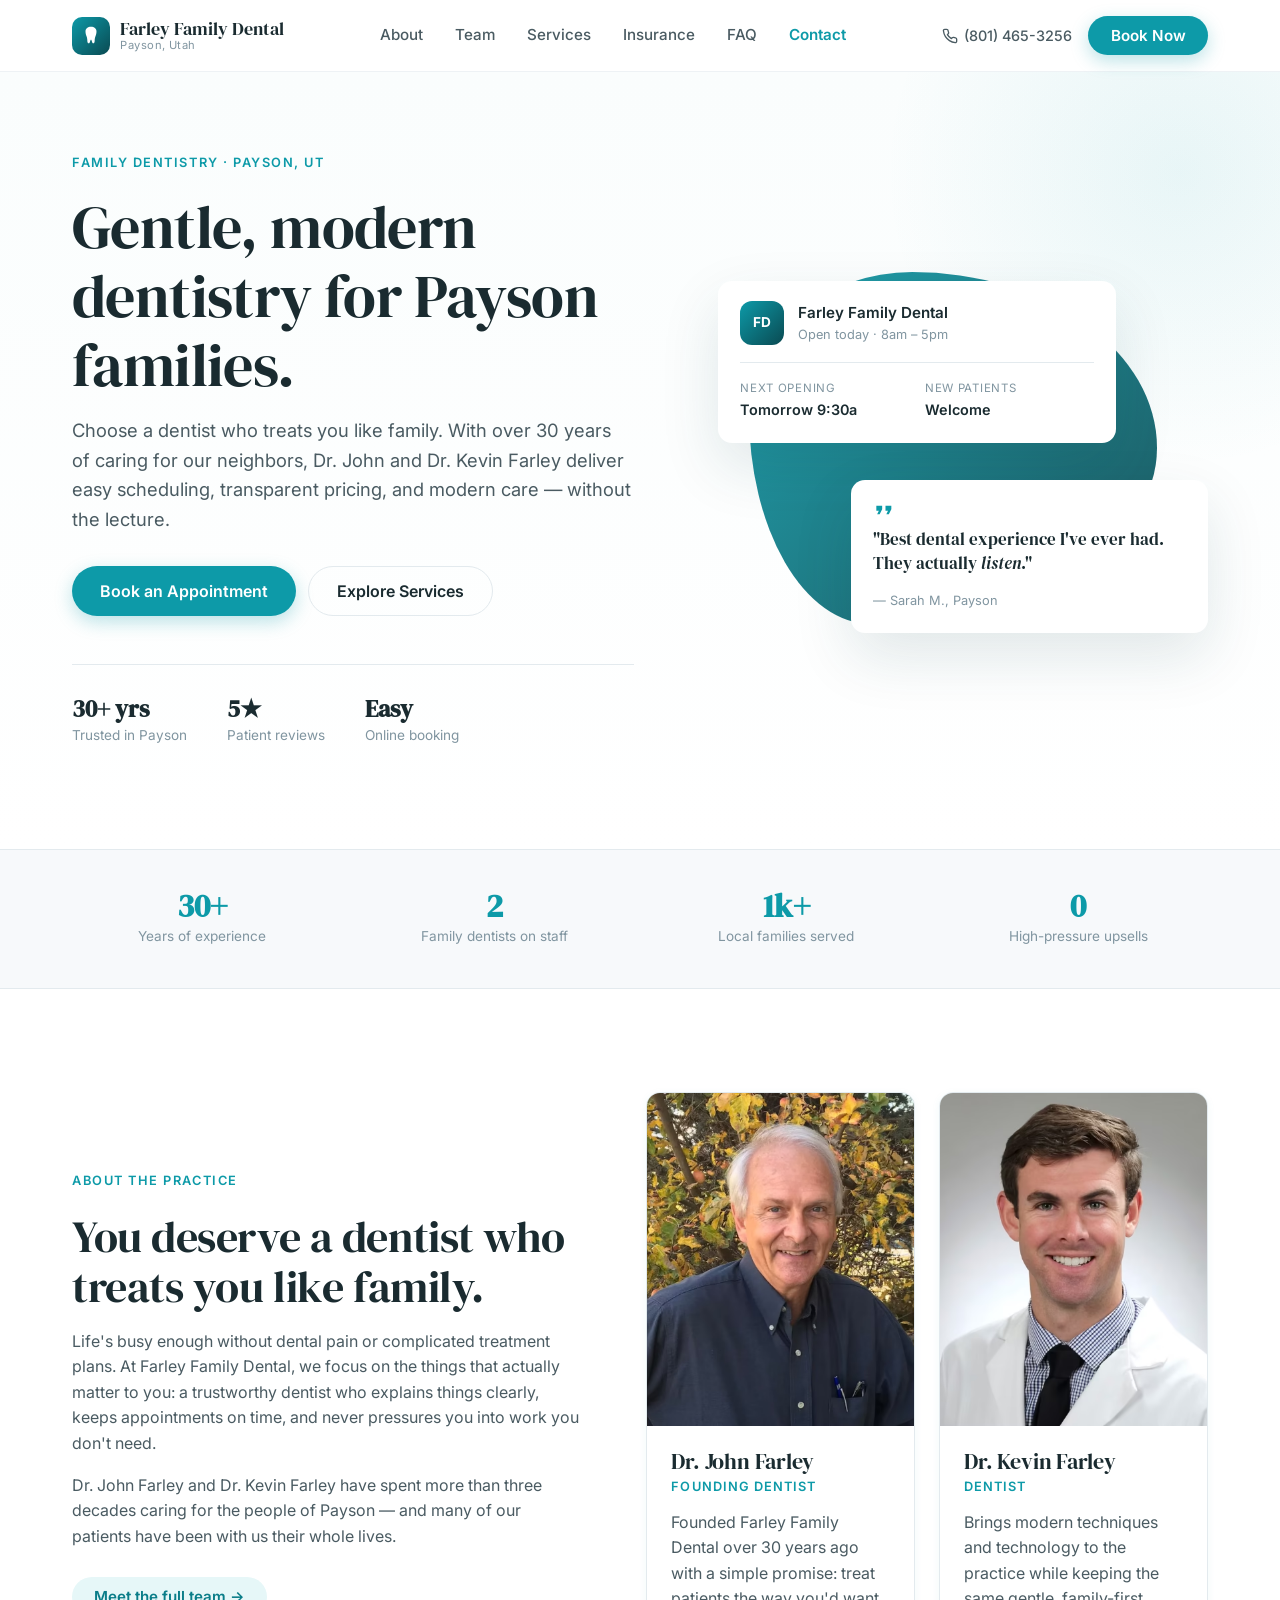
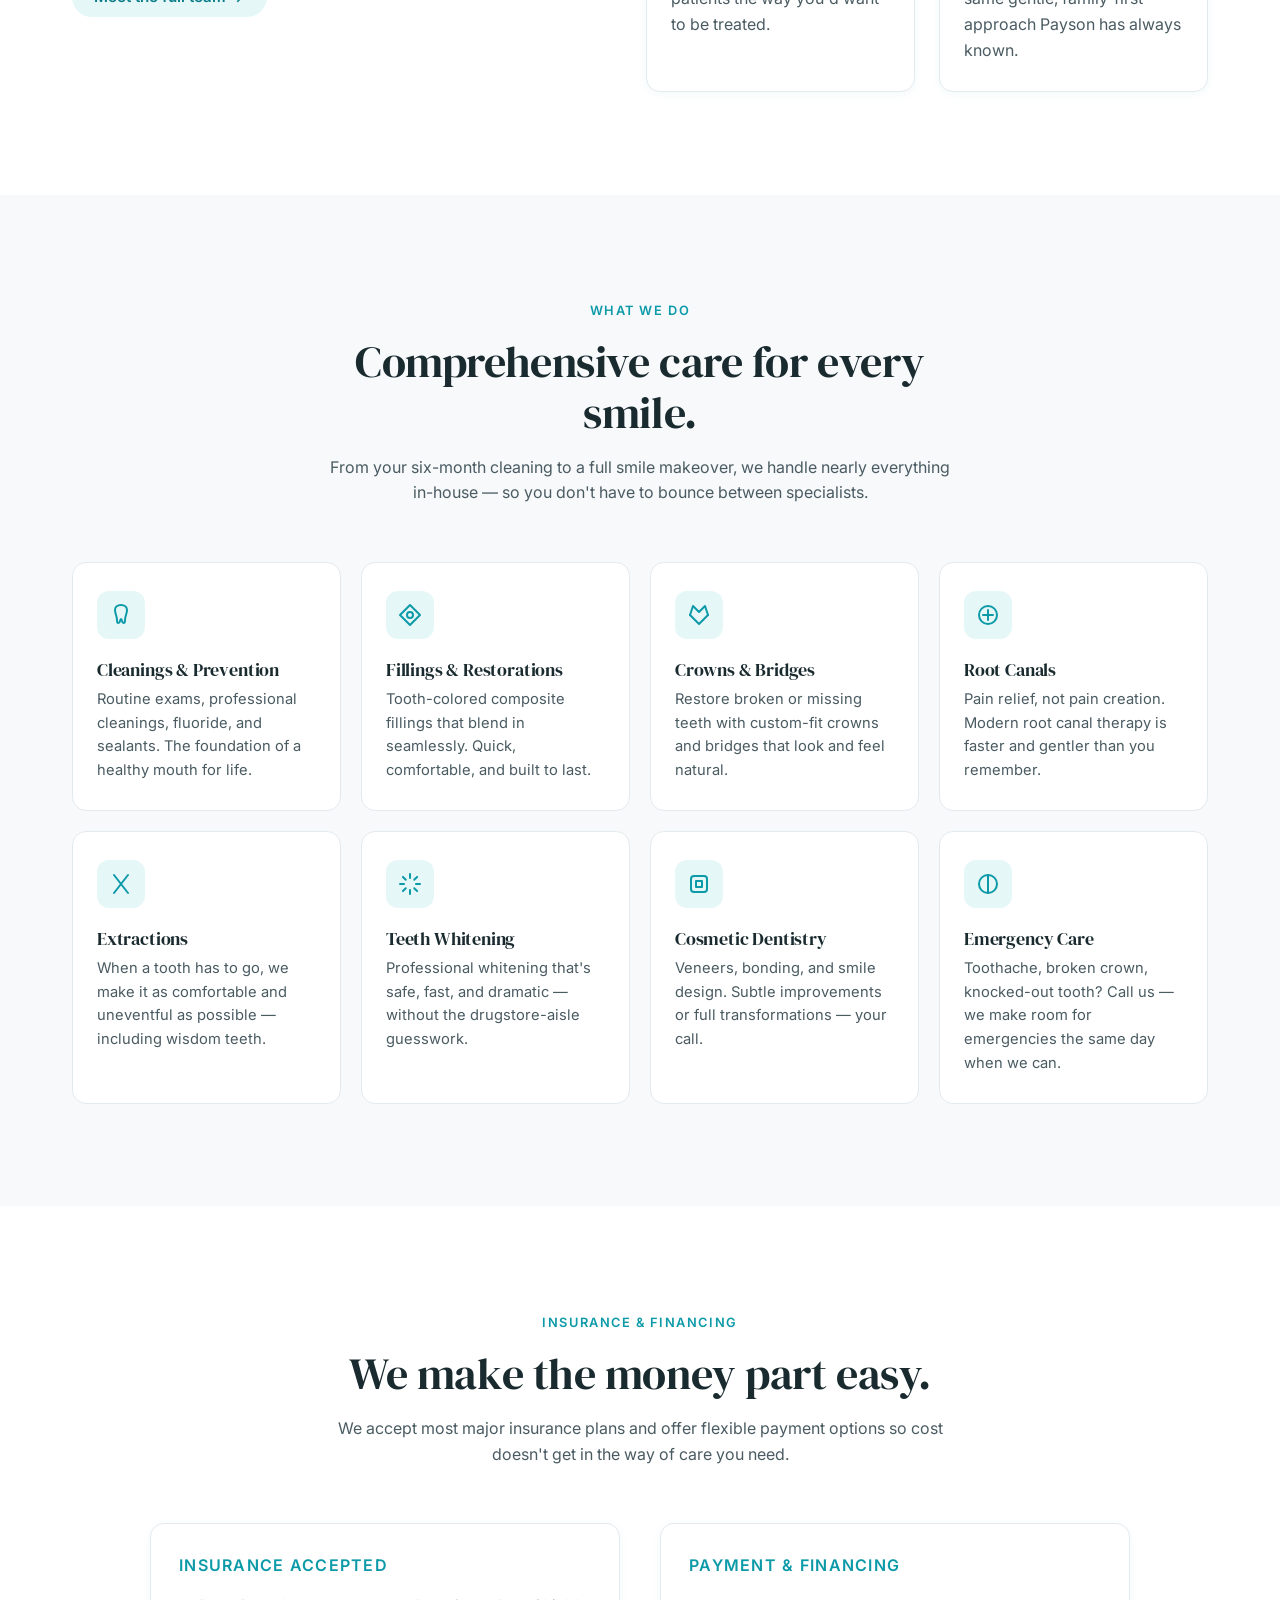
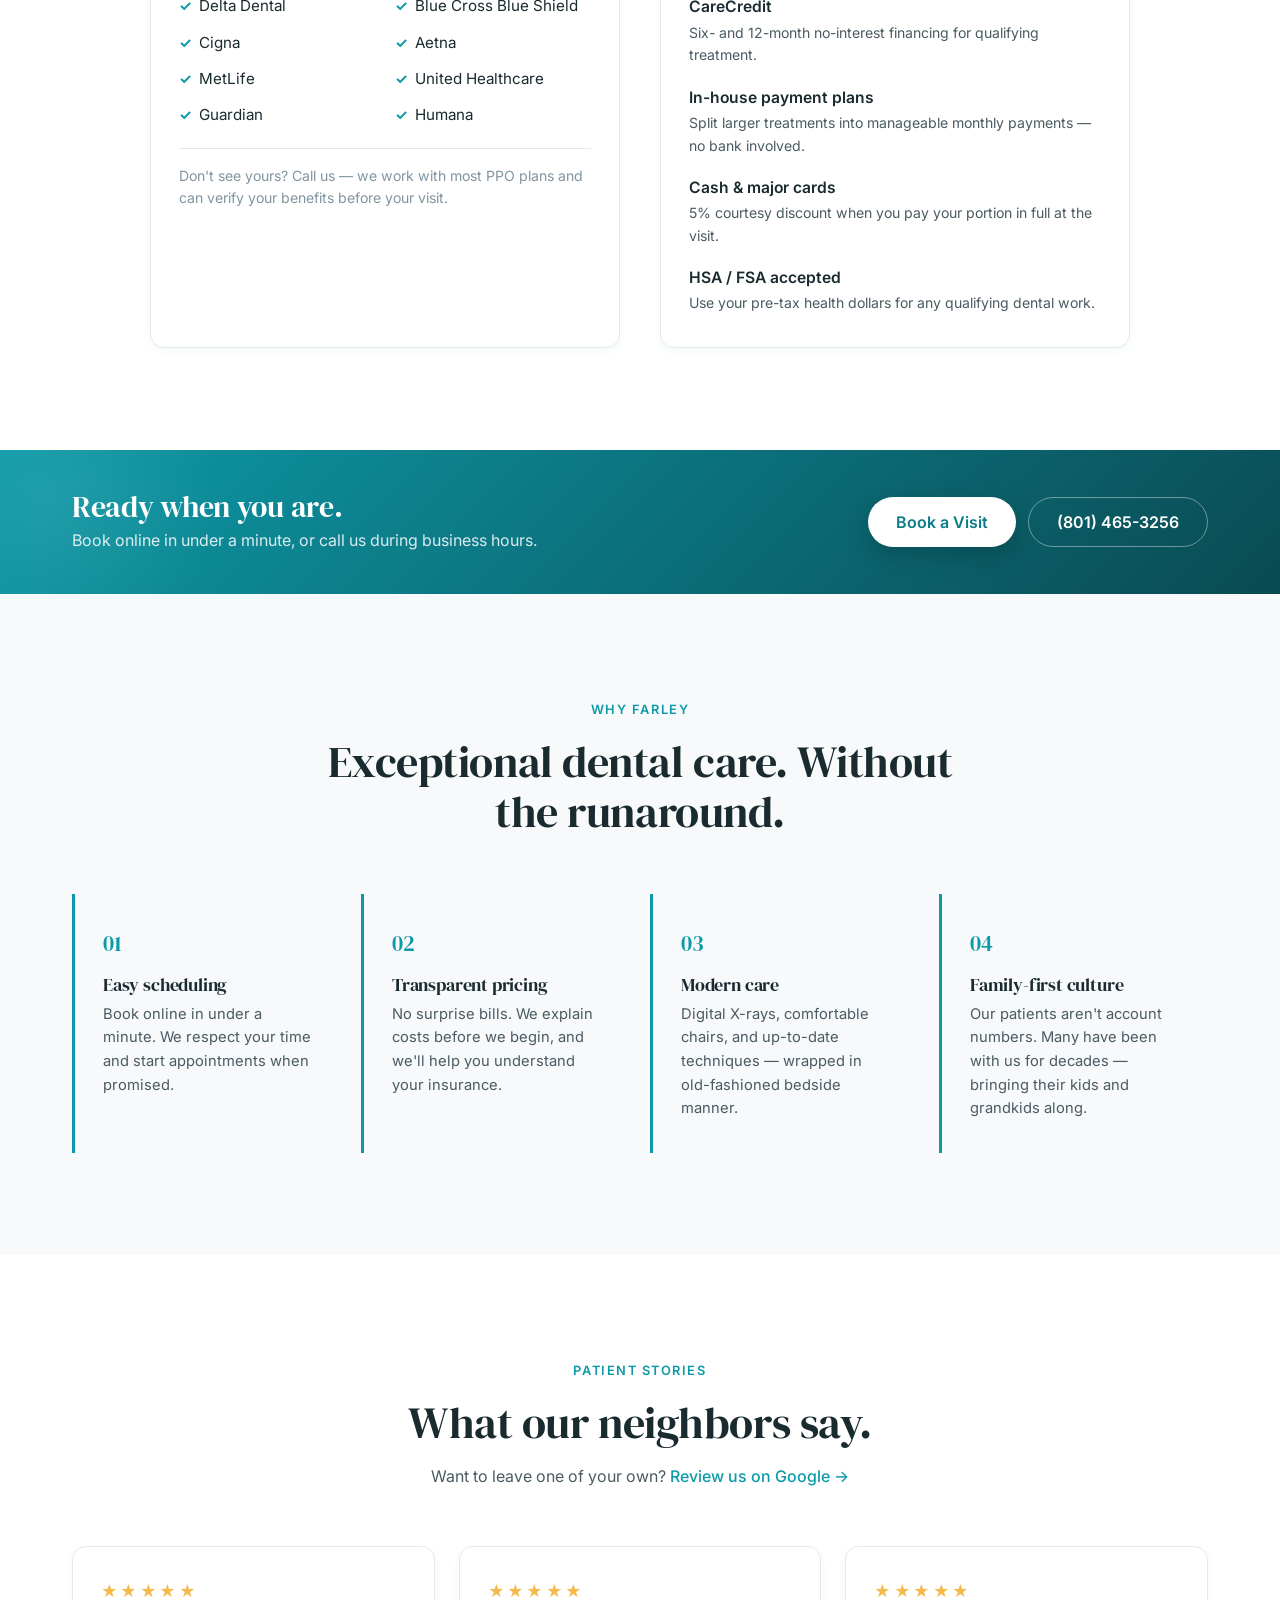
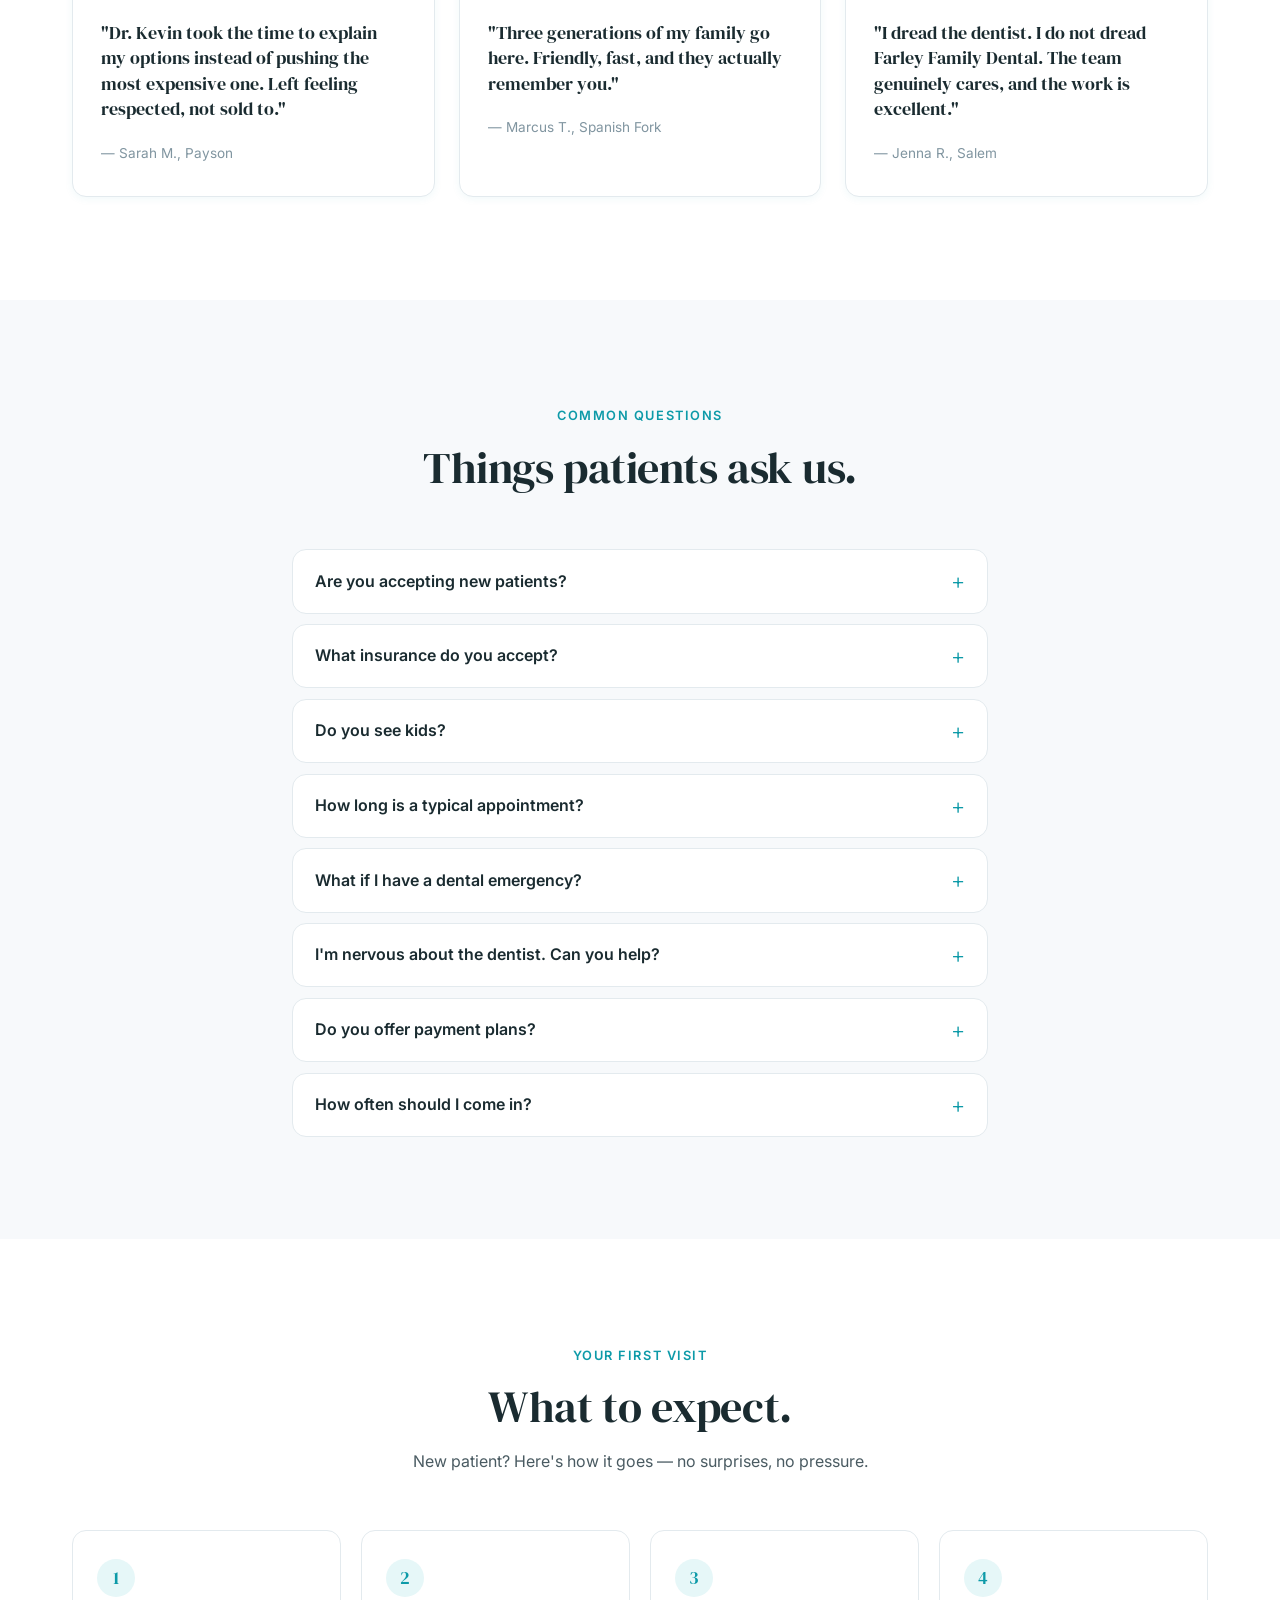
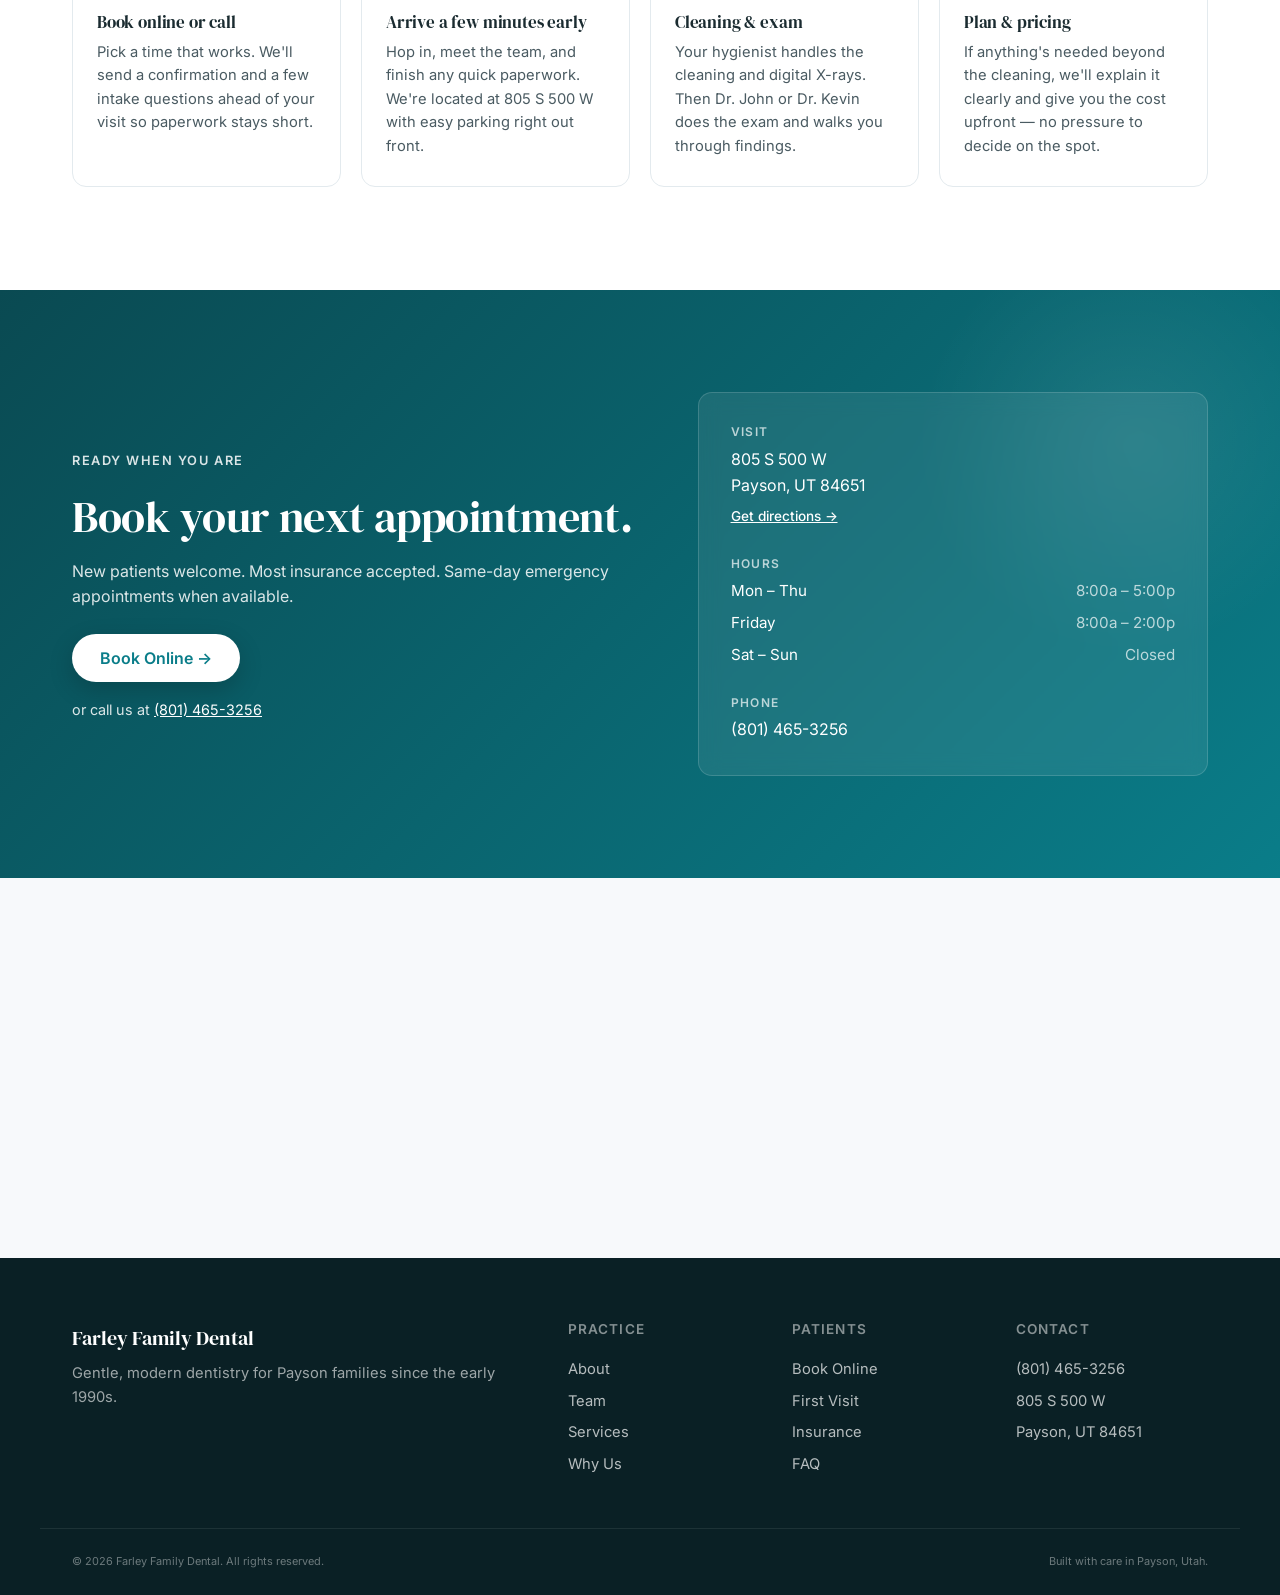
<file: index.html>
<!DOCTYPE html>
<html lang="en">
<head>
    <meta charset="UTF-8" />
    <meta name="viewport" content="width=device-width, initial-scale=1.0" />
    <meta name="description" content="Farley Family Dental — gentle, modern dentistry for Payson families. Dr. John Farley & Dr. Kevin Farley. Book your appointment today." />
    <meta name="theme-color" content="#0d9aa8" />
    <title>Farley Family Dental | Gentle, Modern Dentistry in Payson, UT</title>
    <link rel="preconnect" href="https://fonts.googleapis.com" />
    <link rel="preconnect" href="https://fonts.gstatic.com" crossorigin />
    <link href="https://fonts.googleapis.com/css2?family=DM+Serif+Display&family=Inter:wght@400;500;600;700&display=swap" rel="stylesheet" />
    <link rel="stylesheet" href="styles.css" />
</head>
<body>

    <!-- HEADER -->
    <header class="site-header" id="top">
        <div class="container header-inner">
            <a href="#top" class="logo" aria-label="Farley Family Dental home">
                <span class="logo-mark" aria-hidden="true">
                    <svg viewBox="0 0 24 24" fill="none" xmlns="http://www.w3.org/2000/svg">
                        <path d="M12 2C8.5 2 6 4 6 7c0 2 .5 3.5 1 5 .6 1.7 1 3 1 5.5 0 1.7.8 2.5 1.5 2.5.8 0 1.2-.7 1.5-2 .3-1.4.6-2 1-2s.7.6 1 2c.3 1.3.7 2 1.5 2 .7 0 1.5-.8 1.5-2.5 0-2.5.4-3.8 1-5.5.5-1.5 1-3 1-5 0-3-2.5-5-6-5z" fill="currentColor"/>
                    </svg>
                </span>
                <span class="logo-text">
                    <span class="logo-name">Farley Family Dental</span>
                    <span class="logo-tag">Payson, Utah</span>
                </span>
            </a>
            <nav class="nav" aria-label="Primary">
                <a href="#about">About</a>
                <a href="team.html">Team</a>
                <a href="#services">Services</a>
                <a href="#insurance">Insurance</a>
                <a href="#faq">FAQ</a>
                <a href="#contact">Contact</a>
            </nav>
            <div class="header-cta">
                <a href="tel:+18014653256" class="phone-link"><svg width="16" height="16" viewBox="0 0 24 24" fill="none" stroke="currentColor" stroke-width="2" stroke-linecap="round" stroke-linejoin="round"><path d="M22 16.92v3a2 2 0 0 1-2.18 2 19.79 19.79 0 0 1-8.63-3.07 19.5 19.5 0 0 1-6-6 19.79 19.79 0 0 1-3.07-8.67A2 2 0 0 1 4.11 2h3a2 2 0 0 1 2 1.72 12.84 12.84 0 0 0 .7 2.81 2 2 0 0 1-.45 2.11L8.09 9.91a16 16 0 0 0 6 6l1.27-1.27a2 2 0 0 1 2.11-.45 12.84 12.84 0 0 0 2.81.7A2 2 0 0 1 22 16.92z"/></svg>(801) 465-3256</a>
                <a href="book.html" class="btn btn-primary">Book Now</a>
            </div>
            <button class="menu-toggle" aria-label="Open menu" aria-expanded="false" aria-controls="mobile-nav"><span></span><span></span><span></span></button>
        </div>
        <nav class="mobile-nav" id="mobile-nav" aria-label="Mobile">
            <a href="#about">About</a>
            <a href="team.html">Team</a>
            <a href="#services">Services</a>
            <a href="#insurance">Insurance</a>
            <a href="#faq">FAQ</a>
            <a href="#first-visit">First Visit</a>
            <a href="#contact">Contact</a>
            <a href="tel:+18014653256" class="mobile-phone">(801) 465-3256</a>
            <a href="book.html" class="btn btn-primary btn-block">Book Appointment</a>
        </nav>
    </header>

    <!-- HERO -->
    <section class="hero">
        <div class="container hero-inner">
            <div class="hero-copy">
                <span class="eyebrow">Family dentistry · Payson, UT</span>
                <h1>Gentle, modern dentistry for Payson families.</h1>
                <p class="lead">Choose a dentist who treats you like family. With over 30 years of caring for our neighbors, Dr.&nbsp;John and Dr.&nbsp;Kevin Farley deliver easy scheduling, transparent pricing, and modern care — without the lecture.</p>
                <div class="hero-cta">
                    <a href="book.html" class="btn btn-primary btn-lg">Book an Appointment</a>
                    <a href="#services" class="btn btn-ghost btn-lg">Explore Services</a>
                </div>
                <ul class="hero-trust">
                    <li><strong>30+ yrs</strong><span>Trusted in Payson</span></li>
                    <li><strong>5★</strong><span>Patient reviews</span></li>
                    <li><strong>Easy</strong><span>Online booking</span></li>
                </ul>
            </div>
            <div class="hero-visual" aria-hidden="true">
                <div class="hero-card hero-card-main">
                    <div class="hc-row">
                        <div class="hc-avatar">FD</div>
                        <div>
                            <div class="hc-name">Farley Family Dental</div>
                            <div class="hc-sub">Open today · 8am – 5pm</div>
                        </div>
                    </div>
                    <div class="hc-divider"></div>
                    <div class="hc-stats">
                        <div><span>Next opening</span><strong>Tomorrow 9:30a</strong></div>
                        <div><span>New patients</span><strong>Welcome</strong></div>
                    </div>
                </div>
                <div class="hero-card hero-card-quote">
                    <svg width="20" height="20" viewBox="0 0 24 24" fill="currentColor"><path d="M9 7H4v6h3l-2 4h3l3-6V7zm11 0h-5v6h3l-2 4h3l3-6V7z"/></svg>
                    <p>"Best dental experience I've ever had. They actually <em>listen</em>."</p>
                    <span>— Sarah M., Payson</span>
                </div>
                <div class="hero-blob"></div>
            </div>
        </div>
    </section>

    <!-- TRUST STRIP -->
    <section class="trust-strip">
        <div class="container">
            <div class="trust-grid">
                <div><strong>30+</strong><span>Years of experience</span></div>
                <div><strong>2</strong><span>Family dentists on staff</span></div>
                <div><strong>1k+</strong><span>Local families served</span></div>
                <div><strong>0</strong><span>High-pressure upsells</span></div>
            </div>
        </div>
    </section>

    <!-- ABOUT -->
    <section class="section" id="about">
        <div class="container two-col">
            <div class="col-copy">
                <span class="eyebrow">About the practice</span>
                <h2>You deserve a dentist who treats you like family.</h2>
                <p>Life's busy enough without dental pain or complicated treatment plans. At Farley Family Dental, we focus on the things that actually matter to you: a trustworthy dentist who explains things clearly, keeps appointments on time, and never pressures you into work you don't need.</p>
                <p>Dr. John Farley and Dr. Kevin Farley have spent more than three decades caring for the people of Payson — and many of our patients have been with us their whole lives.</p>
                <a href="team.html" class="btn btn-secondary">Meet the full team →</a>
            </div>
            <div class="dentist-grid">
                <article class="dentist-card">
                    <img src="assets/dr-john.avif" alt="Dr. John Farley" class="dentist-photo" width="500" height="500" loading="lazy" />
                    <h3>Dr. John Farley</h3>
                    <p class="dentist-role">Founding Dentist</p>
                    <p>Founded Farley Family Dental over 30 years ago with a simple promise: treat patients the way you'd want to be treated.</p>
                </article>
                <article class="dentist-card">
                    <img src="assets/dr-kevin.avif" alt="Dr. Kevin Farley" class="dentist-photo" width="500" height="500" loading="lazy" />
                    <h3>Dr. Kevin Farley</h3>
                    <p class="dentist-role">Dentist</p>
                    <p>Brings modern techniques and technology to the practice while keeping the same gentle, family-first approach Payson has always known.</p>
                </article>
            </div>
        </div>
    </section>

    <!-- SERVICES -->
    <section class="section section-alt" id="services">
        <div class="container">
            <div class="section-head">
                <span class="eyebrow">What we do</span>
                <h2>Comprehensive care for every smile.</h2>
                <p>From your six-month cleaning to a full smile makeover, we handle nearly everything in-house — so you don't have to bounce between specialists.</p>
            </div>
            <div class="service-grid">
                <article class="service-card"><div class="service-icon"><svg viewBox="0 0 24 24" fill="none" stroke="currentColor" stroke-width="2" stroke-linecap="round" stroke-linejoin="round"><path d="M12 2C8.5 2 6 4 6 7c0 2 .5 3.5 1 5 .6 1.7 1 3 1 5.5 0 1.7.8 2.5 1.5 2.5.8 0 1.2-.7 1.5-2 .3-1.4.6-2 1-2s.7.6 1 2c.3 1.3.7 2 1.5 2 .7 0 1.5-.8 1.5-2.5 0-2.5.4-3.8 1-5.5.5-1.5 1-3 1-5 0-3-2.5-5-6-5z"/></svg></div><h3>Cleanings &amp; Prevention</h3><p>Routine exams, professional cleanings, fluoride, and sealants. The foundation of a healthy mouth for life.</p></article>
                <article class="service-card"><div class="service-icon"><svg viewBox="0 0 24 24" fill="none" stroke="currentColor" stroke-width="2" stroke-linecap="round" stroke-linejoin="round"><path d="M12 2L2 12l10 10 10-10z"/><circle cx="12" cy="12" r="3"/></svg></div><h3>Fillings &amp; Restorations</h3><p>Tooth-colored composite fillings that blend in seamlessly. Quick, comfortable, and built to last.</p></article>
                <article class="service-card"><div class="service-icon"><svg viewBox="0 0 24 24" fill="none" stroke="currentColor" stroke-width="2" stroke-linecap="round" stroke-linejoin="round"><path d="M3 12l3-9 6 6 6-6 3 9"/><path d="M3 12l9 9 9-9"/></svg></div><h3>Crowns &amp; Bridges</h3><p>Restore broken or missing teeth with custom-fit crowns and bridges that look and feel natural.</p></article>
                <article class="service-card"><div class="service-icon"><svg viewBox="0 0 24 24" fill="none" stroke="currentColor" stroke-width="2" stroke-linecap="round" stroke-linejoin="round"><circle cx="12" cy="12" r="9"/><path d="M12 7v10M7 12h10"/></svg></div><h3>Root Canals</h3><p>Pain relief, not pain creation. Modern root canal therapy is faster and gentler than you remember.</p></article>
                <article class="service-card"><div class="service-icon"><svg viewBox="0 0 24 24" fill="none" stroke="currentColor" stroke-width="2" stroke-linecap="round" stroke-linejoin="round"><path d="M5 3l14 18M5 21L19 3"/></svg></div><h3>Extractions</h3><p>When a tooth has to go, we make it as comfortable and uneventful as possible — including wisdom teeth.</p></article>
                <article class="service-card"><div class="service-icon"><svg viewBox="0 0 24 24" fill="none" stroke="currentColor" stroke-width="2" stroke-linecap="round" stroke-linejoin="round"><path d="M12 2v4M12 18v4M4.93 4.93l2.83 2.83M16.24 16.24l2.83 2.83M2 12h4M18 12h4M4.93 19.07l2.83-2.83M16.24 7.76l2.83-2.83"/></svg></div><h3>Teeth Whitening</h3><p>Professional whitening that's safe, fast, and dramatic — without the drugstore-aisle guesswork.</p></article>
                <article class="service-card"><div class="service-icon"><svg viewBox="0 0 24 24" fill="none" stroke="currentColor" stroke-width="2" stroke-linecap="round" stroke-linejoin="round"><rect x="4" y="4" width="16" height="16" rx="3"/><path d="M9 9h6v6H9z"/></svg></div><h3>Cosmetic Dentistry</h3><p>Veneers, bonding, and smile design. Subtle improvements or full transformations — your call.</p></article>
                <article class="service-card"><div class="service-icon"><svg viewBox="0 0 24 24" fill="none" stroke="currentColor" stroke-width="2" stroke-linecap="round" stroke-linejoin="round"><path d="M3 12a9 9 0 1018 0 9 9 0 10-18 0z"/><path d="M12 3v18"/></svg></div><h3>Emergency Care</h3><p>Toothache, broken crown, knocked-out tooth? Call us — we make room for emergencies the same day when we can.</p></article>
            </div>
        </div>
    </section>

    <!-- INSURANCE & FINANCING -->
    <section class="section" id="insurance">
        <div class="container">
            <div class="section-head">
                <span class="eyebrow">Insurance &amp; financing</span>
                <h2>We make the money part easy.</h2>
                <p>We accept most major insurance plans and offer flexible payment options so cost doesn't get in the way of care you need.</p>
            </div>
            <div class="insurance-grid">
                <div class="insurance-block">
                    <h3>Insurance accepted</h3>
                    <ul class="insurance-list">
                        <li>Delta Dental</li>
                        <li>Blue Cross Blue Shield</li>
                        <li>Cigna</li>
                        <li>Aetna</li>
                        <li>MetLife</li>
                        <li>United Healthcare</li>
                        <li>Guardian</li>
                        <li>Humana</li>
                    </ul>
                    <p class="insurance-note">Don't see yours? Call us — we work with most PPO plans and can verify your benefits before your visit.</p>
                </div>
                <div class="insurance-block">
                    <h3>Payment &amp; financing</h3>
                    <ul class="payment-options">
                        <li><strong>CareCredit</strong><span>Six- and 12-month no-interest financing for qualifying treatment.</span></li>
                        <li><strong>In-house payment plans</strong><span>Split larger treatments into manageable monthly payments — no bank involved.</span></li>
                        <li><strong>Cash &amp; major cards</strong><span>5% courtesy discount when you pay your portion in full at the visit.</span></li>
                        <li><strong>HSA / FSA accepted</strong><span>Use your pre-tax health dollars for any qualifying dental work.</span></li>
                    </ul>
                </div>
            </div>
        </div>
    </section>

    <!-- MID-PAGE CTA BAND -->
    <section class="mid-cta">
        <div class="container mid-cta-inner">
            <div>
                <h3>Ready when you are.</h3>
                <p>Book online in under a minute, or call us during business hours.</p>
            </div>
            <div class="mid-cta-actions">
                <a href="book.html" class="btn btn-primary btn-lg">Book a Visit</a>
                <a href="tel:+18014653256" class="btn btn-ghost btn-lg btn-on-dark">(801) 465-3256</a>
            </div>
        </div>
    </section>

    <!-- WHY US -->
    <section class="section section-alt" id="why-us">
        <div class="container">
            <div class="section-head">
                <span class="eyebrow">Why Farley</span>
                <h2>Exceptional dental care. Without the runaround.</h2>
            </div>
            <div class="value-grid">
                <div class="value-card"><div class="value-num">01</div><h3>Easy scheduling</h3><p>Book online in under a minute. We respect your time and start appointments when promised.</p></div>
                <div class="value-card"><div class="value-num">02</div><h3>Transparent pricing</h3><p>No surprise bills. We explain costs before we begin, and we'll help you understand your insurance.</p></div>
                <div class="value-card"><div class="value-num">03</div><h3>Modern care</h3><p>Digital X-rays, comfortable chairs, and up-to-date techniques — wrapped in old-fashioned bedside manner.</p></div>
                <div class="value-card"><div class="value-num">04</div><h3>Family-first culture</h3><p>Our patients aren't account numbers. Many have been with us for decades — bringing their kids and grandkids along.</p></div>
            </div>
        </div>
    </section>

    <!-- TESTIMONIALS -->
    <section class="section" id="testimonials">
        <div class="container">
            <div class="section-head">
                <span class="eyebrow">Patient stories</span>
                <h2>What our neighbors say.</h2>
                <p>Want to leave one of your own? <a href="https://www.google.com/maps/search/Farley+Family+Dental+Payson+UT" target="_blank" rel="noopener">Review us on Google →</a></p>
            </div>
            <div class="testimonial-grid">
                <figure class="testimonial">
                    <div class="stars">★★★★★</div>
                    <blockquote>"Dr. Kevin took the time to explain my options instead of pushing the most expensive one. Left feeling respected, not sold to."</blockquote>
                    <figcaption>— Sarah M., Payson</figcaption>
                </figure>
                <figure class="testimonial">
                    <div class="stars">★★★★★</div>
                    <blockquote>"Three generations of my family go here. Friendly, fast, and they actually remember you."</blockquote>
                    <figcaption>— Marcus T., Spanish Fork</figcaption>
                </figure>
                <figure class="testimonial">
                    <div class="stars">★★★★★</div>
                    <blockquote>"I dread the dentist. I do not dread Farley Family Dental. The team genuinely cares, and the work is excellent."</blockquote>
                    <figcaption>— Jenna R., Salem</figcaption>
                </figure>
            </div>
        </div>
    </section>

    <!-- FAQ -->
    <section class="section section-alt" id="faq">
        <div class="container faq-container">
            <div class="section-head">
                <span class="eyebrow">Common questions</span>
                <h2>Things patients ask us.</h2>
            </div>
            <div class="faq-list">
                <details class="faq-item"><summary>Are you accepting new patients?</summary><p>Yes — we welcome new patients of all ages. Call (801) 465-3256 or book online and we'll get you in within a couple of weeks.</p></details>
                <details class="faq-item"><summary>What insurance do you accept?</summary><p>We work with most major PPO plans including Delta Dental, Blue Cross, Cigna, Aetna, MetLife, United Healthcare, Guardian, and Humana. Don't see yours? Call us — we verify benefits for free before your visit.</p></details>
                <details class="faq-item"><summary>Do you see kids?</summary><p>Absolutely. We're a family practice — three generations of patients are common here. We start seeing kids around age 1–2 for short, friendly visits to build comfort with the dentist.</p></details>
                <details class="faq-item"><summary>How long is a typical appointment?</summary><p>A cleaning and check-up runs about 60 minutes. Just a check-up takes 30 minutes. We start on time and respect yours — most patients are in and out without a long wait.</p></details>
                <details class="faq-item"><summary>What if I have a dental emergency?</summary><p>Call us first thing in the morning and we'll do our best to fit you in the same day. For after-hours emergencies, leave a message and we'll get back to you as soon as possible.</p></details>
                <details class="faq-item"><summary>I'm nervous about the dentist. Can you help?</summary><p>Many of our patients started out nervous. We move at your pace, explain everything before we do it, and never pressure you into work you're not ready for. Tell us at booking and we'll plan accordingly.</p></details>
                <details class="faq-item"><summary>Do you offer payment plans?</summary><p>Yes. We offer in-house payment plans for larger treatments and accept CareCredit financing (often 0% interest for qualifying patients). HSA and FSA cards work too.</p></details>
                <details class="faq-item"><summary>How often should I come in?</summary><p>Standard recommendation is every six months for a cleaning and check-up. If you're at higher risk for cavities or gum disease, we may suggest every 3–4 months — always your call.</p></details>
            </div>
        </div>
    </section>

    <!-- FIRST VISIT -->
    <section class="section" id="first-visit">
        <div class="container">
            <div class="section-head">
                <span class="eyebrow">Your first visit</span>
                <h2>What to expect.</h2>
                <p>New patient? Here's how it goes — no surprises, no pressure.</p>
            </div>
            <ol class="steps-grid">
                <li class="step-card"><span class="step-num">1</span><h3>Book online or call</h3><p>Pick a time that works. We'll send a confirmation and a few intake questions ahead of your visit so paperwork stays short.</p></li>
                <li class="step-card"><span class="step-num">2</span><h3>Arrive a few minutes early</h3><p>Hop in, meet the team, and finish any quick paperwork. We're located at 805 S 500 W with easy parking right out front.</p></li>
                <li class="step-card"><span class="step-num">3</span><h3>Cleaning &amp; exam</h3><p>Your hygienist handles the cleaning and digital X-rays. Then Dr. John or Dr. Kevin does the exam and walks you through findings.</p></li>
                <li class="step-card"><span class="step-num">4</span><h3>Plan &amp; pricing</h3><p>If anything's needed beyond the cleaning, we'll explain it clearly and give you the cost upfront — no pressure to decide on the spot.</p></li>
            </ol>
        </div>
    </section>

    <!-- CONTACT / BOOK -->
    <section class="section section-cta" id="contact">
        <div class="container">
            <div class="cta-grid">
                <div class="cta-copy" id="book">
                    <span class="eyebrow eyebrow-light">Ready when you are</span>
                    <h2>Book your next appointment.</h2>
                    <p>New patients welcome. Most insurance accepted. Same-day emergency appointments when available.</p>
                    <a href="book.html" class="btn btn-primary btn-lg">Book Online →</a>
                    <p class="cta-or">or call us at <a href="tel:+18014653256">(801)&nbsp;465-3256</a></p>
                </div>
                <div class="cta-info">
                    <div class="info-block">
                        <h4>Visit</h4>
                        <p>805 S 500 W<br />Payson, UT 84651</p>
                        <a href="https://www.google.com/maps/dir/?api=1&destination=805+S+500+W+Payson+UT+84651" target="_blank" rel="noopener" class="info-link">Get directions →</a>
                    </div>
                    <div class="info-block">
                        <h4>Hours</h4>
                        <ul class="hours-list">
                            <li><span>Mon – Thu</span><span>8:00a – 5:00p</span></li>
                            <li><span>Friday</span><span>8:00a – 2:00p</span></li>
                            <li><span>Sat – Sun</span><span>Closed</span></li>
                        </ul>
                    </div>
                    <div class="info-block">
                        <h4>Phone</h4>
                        <p><a href="tel:+18014653256">(801)&nbsp;465-3256</a></p>
                    </div>
                </div>
            </div>
        </div>
    </section>

    <!-- MAP -->
    <section class="map-section" aria-label="Practice location">
        <iframe src="https://maps.google.com/maps?q=805+S+500+W,+Payson,+UT+84651&hl=en&z=15&output=embed" width="100%" height="380" style="border:0;" loading="lazy" referrerpolicy="no-referrer-when-downgrade" title="Map of Farley Family Dental, 805 S 500 W, Payson, UT"></iframe>
    </section>

    <!-- FOOTER -->
    <footer class="site-footer">
        <div class="container footer-inner">
            <div class="footer-brand">
                <span class="logo-name">Farley Family Dental</span>
                <p>Gentle, modern dentistry for Payson families since the early 1990s.</p>
            </div>
            <div class="footer-cols">
                <div><h5>Practice</h5><a href="#about">About</a><a href="team.html">Team</a><a href="#services">Services</a><a href="#why-us">Why Us</a></div>
                <div><h5>Patients</h5><a href="book.html">Book Online</a><a href="#first-visit">First Visit</a><a href="#insurance">Insurance</a><a href="#faq">FAQ</a></div>
                <div><h5>Contact</h5><a href="tel:+18014653256">(801) 465-3256</a><span>805 S 500 W</span><span>Payson, UT 84651</span></div>
            </div>
        </div>
        <div class="container footer-bottom">
            <small>© <span id="year"></span> Farley Family Dental. All rights reserved.</small>
            <small>Built with care in Payson, Utah.</small>
        </div>
    </footer>

    <script src="script.js"></script>
</body>
</html>
</file>
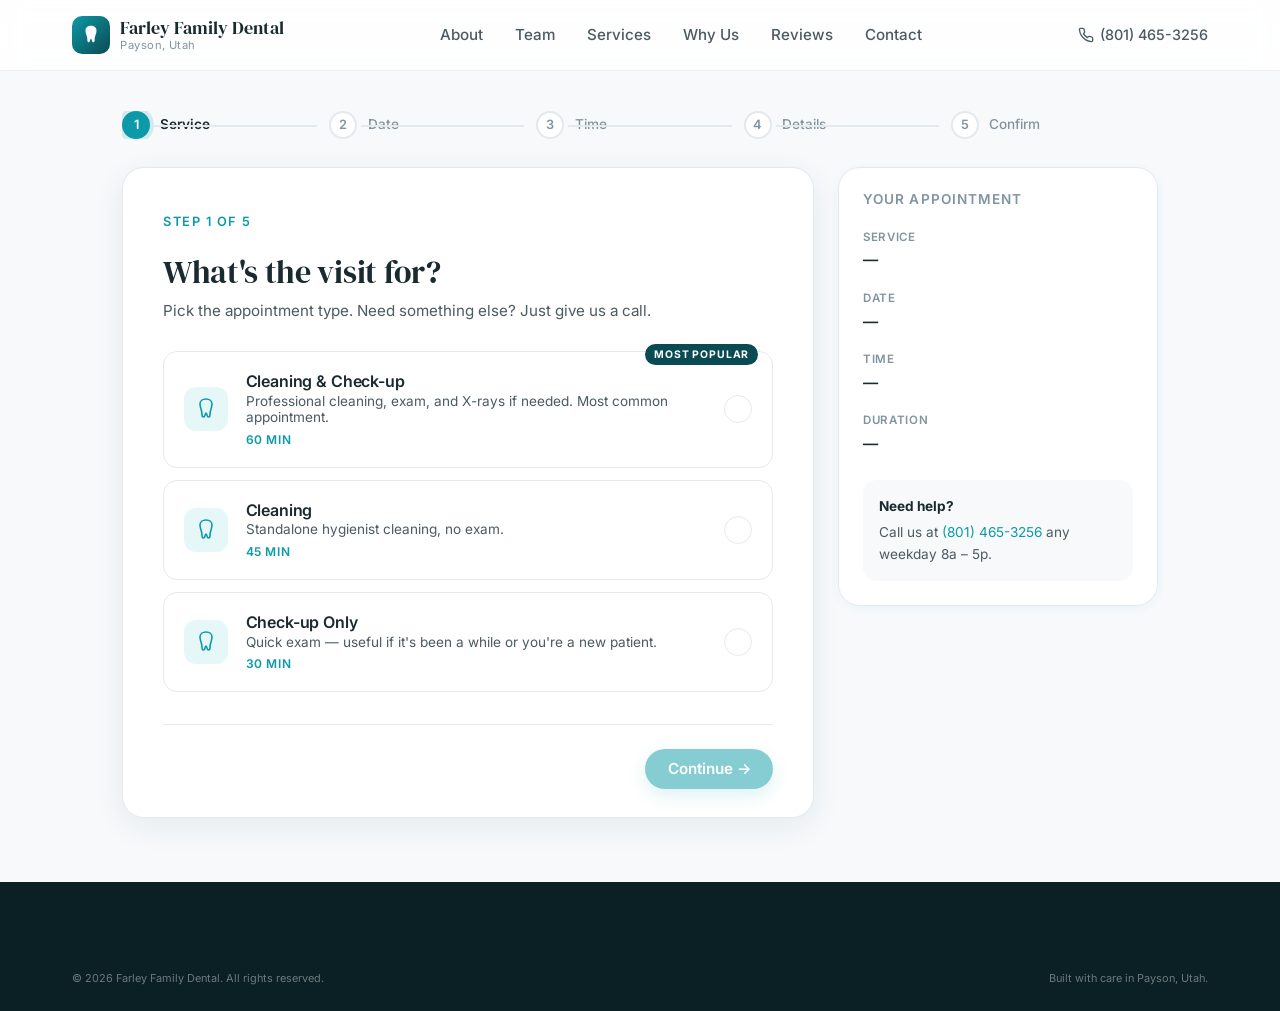
<file: book.html>
<!DOCTYPE html>
<html lang="en">
<head>
    <meta charset="UTF-8" />
    <meta name="viewport" content="width=device-width, initial-scale=1.0" />
    <meta name="description" content="Book a cleaning or check-up at Farley Family Dental in Payson, Utah." />
    <meta name="theme-color" content="#0d9aa8" />
    <title>Book an Appointment | Farley Family Dental</title>
    <link rel="preconnect" href="https://fonts.googleapis.com" />
    <link rel="preconnect" href="https://fonts.gstatic.com" crossorigin />
    <link href="https://fonts.googleapis.com/css2?family=DM+Serif+Display&family=Inter:wght@400;500;600;700&display=swap" rel="stylesheet" />
    <link rel="stylesheet" href="styles.css" />
</head>
<body class="page-book">

    <!-- ============ HEADER ============ -->
    <header class="site-header">
        <div class="container header-inner">
            <a href="index.html" class="logo" aria-label="Farley Family Dental home">
                <span class="logo-mark" aria-hidden="true">
                    <svg viewBox="0 0 24 24" fill="none" xmlns="http://www.w3.org/2000/svg">
                        <path d="M12 2C8.5 2 6 4 6 7c0 2 .5 3.5 1 5 .6 1.7 1 3 1 5.5 0 1.7.8 2.5 1.5 2.5.8 0 1.2-.7 1.5-2 .3-1.4.6-2 1-2s.7.6 1 2c.3 1.3.7 2 1.5 2 .7 0 1.5-.8 1.5-2.5 0-2.5.4-3.8 1-5.5.5-1.5 1-3 1-5 0-3-2.5-5-6-5z" fill="currentColor"/>
                    </svg>
                </span>
                <span class="logo-text">
                    <span class="logo-name">Farley Family Dental</span>
                    <span class="logo-tag">Payson, Utah</span>
                </span>
            </a>

            <nav class="nav" aria-label="Primary">
                <a href="index.html#about">About</a>
                <a href="team.html">Team</a>
                <a href="index.html#services">Services</a>
                <a href="index.html#why-us">Why Us</a>
                <a href="index.html#testimonials">Reviews</a>
                <a href="index.html#contact">Contact</a>
            </nav>

            <div class="header-cta">
                <a href="tel:+18014653256" class="phone-link" aria-label="Call (801) 465-3256">
                    <svg width="16" height="16" viewBox="0 0 24 24" fill="none" stroke="currentColor" stroke-width="2" stroke-linecap="round" stroke-linejoin="round" aria-hidden="true"><path d="M22 16.92v3a2 2 0 0 1-2.18 2 19.79 19.79 0 0 1-8.63-3.07 19.5 19.5 0 0 1-6-6 19.79 19.79 0 0 1-3.07-8.67A2 2 0 0 1 4.11 2h3a2 2 0 0 1 2 1.72 12.84 12.84 0 0 0 .7 2.81 2 2 0 0 1-.45 2.11L8.09 9.91a16 16 0 0 0 6 6l1.27-1.27a2 2 0 0 1 2.11-.45 12.84 12.84 0 0 0 2.81.7A2 2 0 0 1 22 16.92z"/></svg>
                    (801) 465-3256
                </a>
            </div>

            <button class="menu-toggle" aria-label="Open menu" aria-expanded="false" aria-controls="mobile-nav">
                <span></span><span></span><span></span>
            </button>
        </div>

        <nav class="mobile-nav" id="mobile-nav" aria-label="Mobile">
            <a href="index.html#about">About</a>
            <a href="team.html">Team</a>
            <a href="index.html#services">Services</a>
            <a href="index.html#why-us">Why Us</a>
            <a href="index.html#testimonials">Reviews</a>
            <a href="index.html#contact">Contact</a>
            <a href="tel:+18014653256" class="mobile-phone">(801) 465-3256</a>
        </nav>
    </header>

    <!-- ============ BOOKER ============ -->
    <main class="booker-page">
        <div class="container booker-container">

            <!-- Progress -->
            <div class="booker-progress" aria-label="Booking progress">
                <ol>
                    <li data-step="1" class="is-active"><span>1</span><em>Service</em></li>
                    <li data-step="2"><span>2</span><em>Date</em></li>
                    <li data-step="3"><span>3</span><em>Time</em></li>
                    <li data-step="4"><span>4</span><em>Details</em></li>
                    <li data-step="5"><span>5</span><em>Confirm</em></li>
                </ol>
            </div>

            <div class="booker-grid">
                <!-- Main card -->
                <section class="booker-card" aria-live="polite">

                    <!-- STEP 1: Service -->
                    <div class="booker-step is-active" data-step="1">
                        <header class="booker-step-head">
                            <span class="eyebrow">Step 1 of 5</span>
                            <h1>What's the visit for?</h1>
                            <p>Pick the appointment type. Need something else? Just give us a call.</p>
                        </header>
                        <div class="service-options" role="radiogroup" aria-label="Appointment type">
                            <!-- Service cards populated by JS from APP_CONFIG.services -->
                        </div>
                    </div>

                    <!-- STEP 2: Date -->
                    <div class="booker-step" data-step="2">
                        <header class="booker-step-head">
                            <span class="eyebrow">Step 2 of 5</span>
                            <h1>Pick a day.</h1>
                            <p>We're closed weekends. Past dates and full days are grayed out.</p>
                        </header>
                        <div class="calendar">
                            <div class="calendar-head">
                                <button class="calendar-nav" data-cal-prev aria-label="Previous month">
                                    <svg width="18" height="18" viewBox="0 0 24 24" fill="none" stroke="currentColor" stroke-width="2.5" stroke-linecap="round" stroke-linejoin="round"><polyline points="15 18 9 12 15 6"/></svg>
                                </button>
                                <h2 class="calendar-title" data-cal-title>—</h2>
                                <button class="calendar-nav" data-cal-next aria-label="Next month">
                                    <svg width="18" height="18" viewBox="0 0 24 24" fill="none" stroke="currentColor" stroke-width="2.5" stroke-linecap="round" stroke-linejoin="round"><polyline points="9 18 15 12 9 6"/></svg>
                                </button>
                            </div>
                            <div class="calendar-dow">
                                <span>Sun</span><span>Mon</span><span>Tue</span><span>Wed</span><span>Thu</span><span>Fri</span><span>Sat</span>
                            </div>
                            <div class="calendar-grid" data-cal-grid></div>
                        </div>
                    </div>

                    <!-- STEP 3: Time -->
                    <div class="booker-step" data-step="3">
                        <header class="booker-step-head">
                            <span class="eyebrow">Step 3 of 5</span>
                            <h1>Choose a time.</h1>
                            <p data-time-subtitle>All times are local (Mountain Time).</p>
                        </header>
                        <div class="time-blocks" data-time-blocks></div>
                        <p class="time-empty" data-time-empty hidden>No openings on this day. <a href="#" data-cal-back>Pick another day →</a></p>
                    </div>

                    <!-- STEP 4: Details -->
                    <div class="booker-step" data-step="4">
                        <header class="booker-step-head">
                            <span class="eyebrow">Step 4 of 5</span>
                            <h1>Your details.</h1>
                            <p>We'll send a confirmation and reminder to your phone or email.</p>
                        </header>
                        <form class="booker-form" novalidate>
                            <div class="field-row">
                                <label class="field">
                                    <span>First name</span>
                                    <input type="text" name="firstName" required autocomplete="given-name" />
                                </label>
                                <label class="field">
                                    <span>Last name</span>
                                    <input type="text" name="lastName" required autocomplete="family-name" />
                                </label>
                            </div>
                            <label class="field">
                                <span>Email</span>
                                <input type="email" name="email" required autocomplete="email" placeholder="you@example.com" />
                            </label>
                            <label class="field">
                                <span>Phone</span>
                                <input type="tel" name="phone" required autocomplete="tel" placeholder="(801) 555-0100" />
                            </label>
                            <label class="field">
                                <span>Are you a new patient?</span>
                                <div class="radio-row">
                                    <label class="radio-pill"><input type="radio" name="newPatient" value="yes" /><span>Yes</span></label>
                                    <label class="radio-pill"><input type="radio" name="newPatient" value="no" /><span>No, returning</span></label>
                                </div>
                            </label>
                            <label class="field">
                                <span>Notes for the team <em>(optional)</em></span>
                                <textarea name="notes" rows="3" placeholder="Anything we should know — insurance, sensitivity, prior work, etc."></textarea>
                            </label>
                        </form>
                    </div>

                    <!-- STEP 5: Confirm -->
                    <div class="booker-step" data-step="5">
                        <header class="booker-step-head">
                            <span class="eyebrow">Step 5 of 5</span>
                            <h1>Look good?</h1>
                            <p>Double-check the details, then confirm.</p>
                        </header>
                        <dl class="confirm-list" data-confirm-list></dl>
                    </div>

                    <!-- DONE -->
                    <div class="booker-step booker-done" data-step="6">
                        <div class="done-check" aria-hidden="true">
                            <svg viewBox="0 0 52 52"><circle cx="26" cy="26" r="24" fill="none"/><path fill="none" d="M14 27l8 8 16-16"/></svg>
                        </div>
                        <h1>You're booked!</h1>
                        <p data-done-summary>—</p>
                        <p class="done-meta">Confirmation #<span data-conf-id>—</span> · A reminder will be sent 24 hours before.</p>
                        <div class="done-actions">
                            <a href="index.html" class="btn btn-secondary">Back to homepage</a>
                            <button class="btn btn-ghost" data-restart>Book another</button>
                        </div>
                    </div>

                    <!-- Step controls (Back / Next) -->
                    <footer class="booker-controls" data-controls>
                        <button class="btn btn-ghost" data-back hidden>← Back</button>
                        <button class="btn btn-primary" data-next disabled>Continue →</button>
                    </footer>
                </section>

                <!-- Live summary -->
                <aside class="booker-summary" aria-label="Your selections">
                    <h3>Your appointment</h3>
                    <ul>
                        <li>
                            <span>Service</span>
                            <strong data-sum-service>—</strong>
                        </li>
                        <li>
                            <span>Date</span>
                            <strong data-sum-date>—</strong>
                        </li>
                        <li>
                            <span>Time</span>
                            <strong data-sum-time>—</strong>
                        </li>
                        <li>
                            <span>Duration</span>
                            <strong data-sum-duration>—</strong>
                        </li>
                    </ul>
                    <div class="summary-help">
                        <strong>Need help?</strong>
                        <p>Call us at <a href="tel:+18014653256">(801) 465-3256</a> any weekday 8a&nbsp;–&nbsp;5p.</p>
                    </div>
                </aside>
            </div>
        </div>
    </main>

    <!-- ============ FOOTER ============ -->
    <footer class="site-footer">
        <div class="container footer-bottom">
            <small>© <span id="year"></span> Farley Family Dental. All rights reserved.</small>
            <small>Built with care in Payson, Utah.</small>
        </div>
    </footer>

    <script src="script.js"></script>
    <script src="book.js"></script>
</body>
</html>
</file>
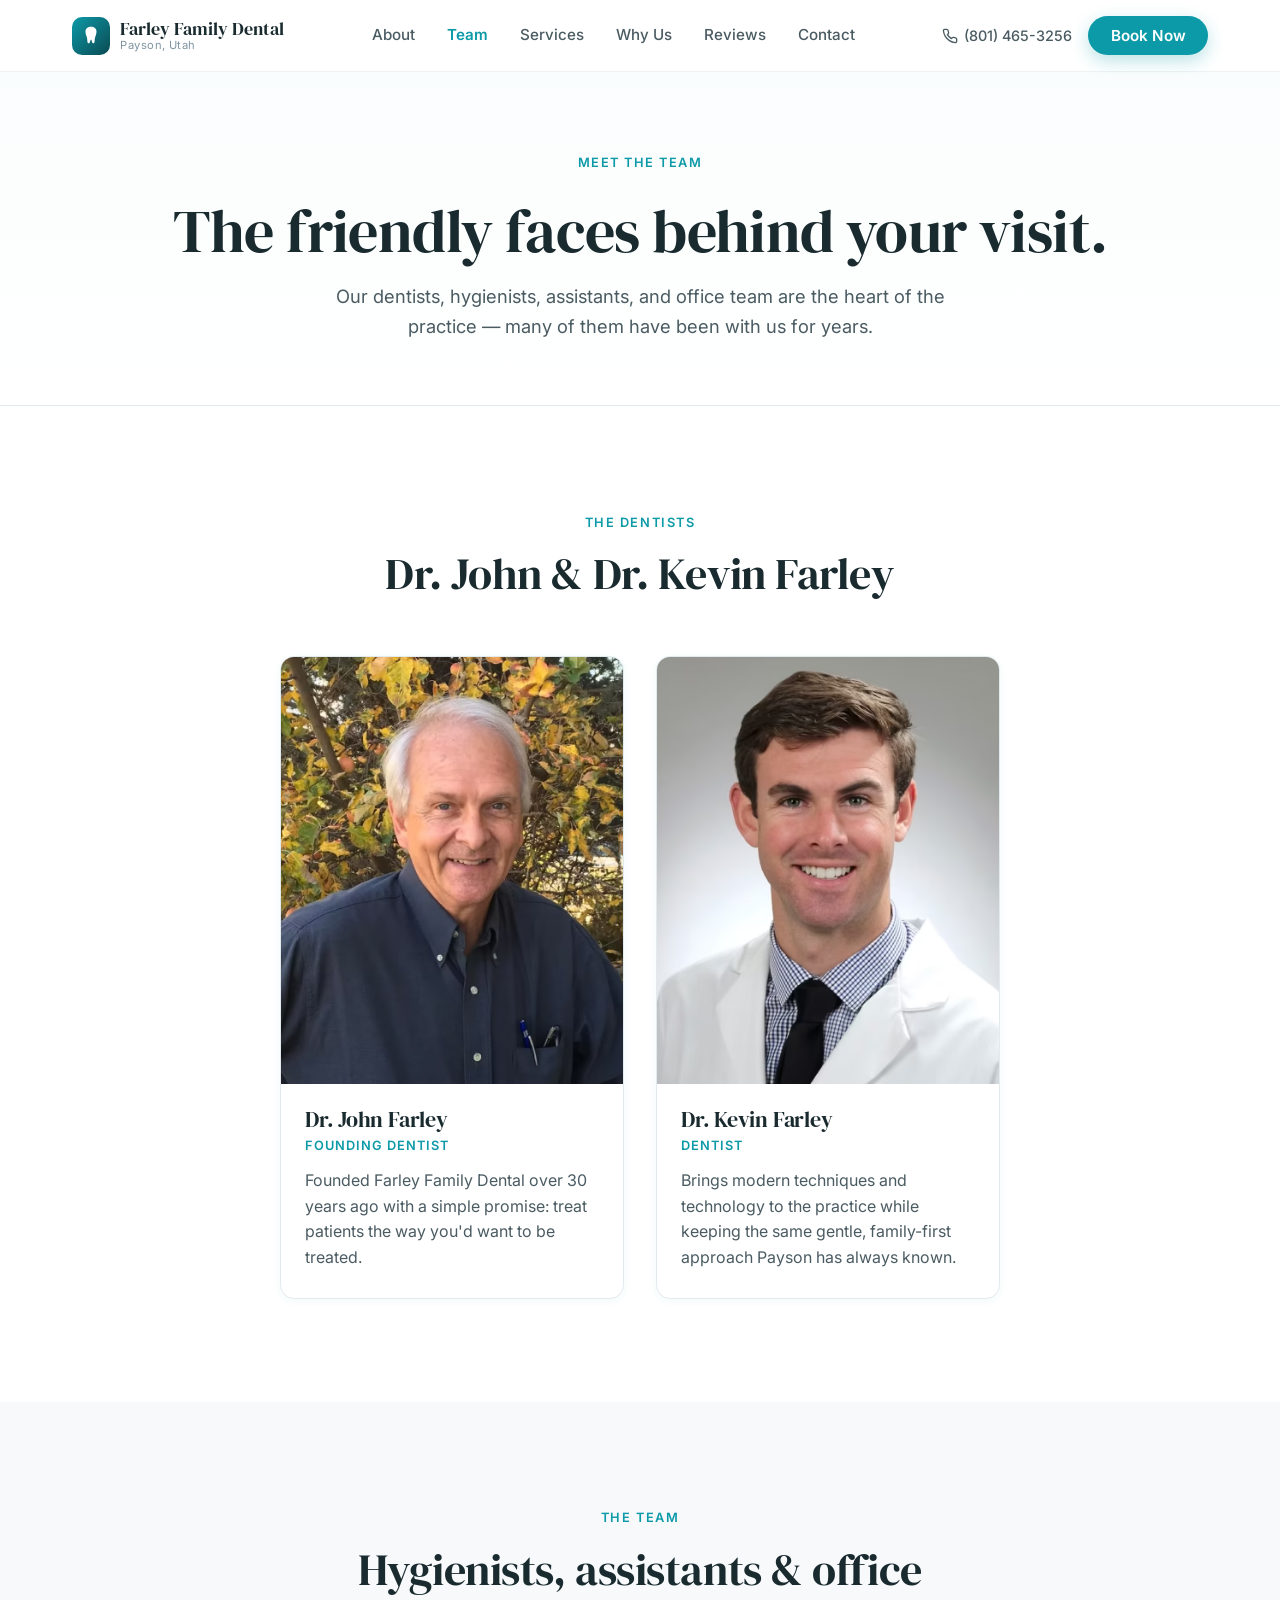
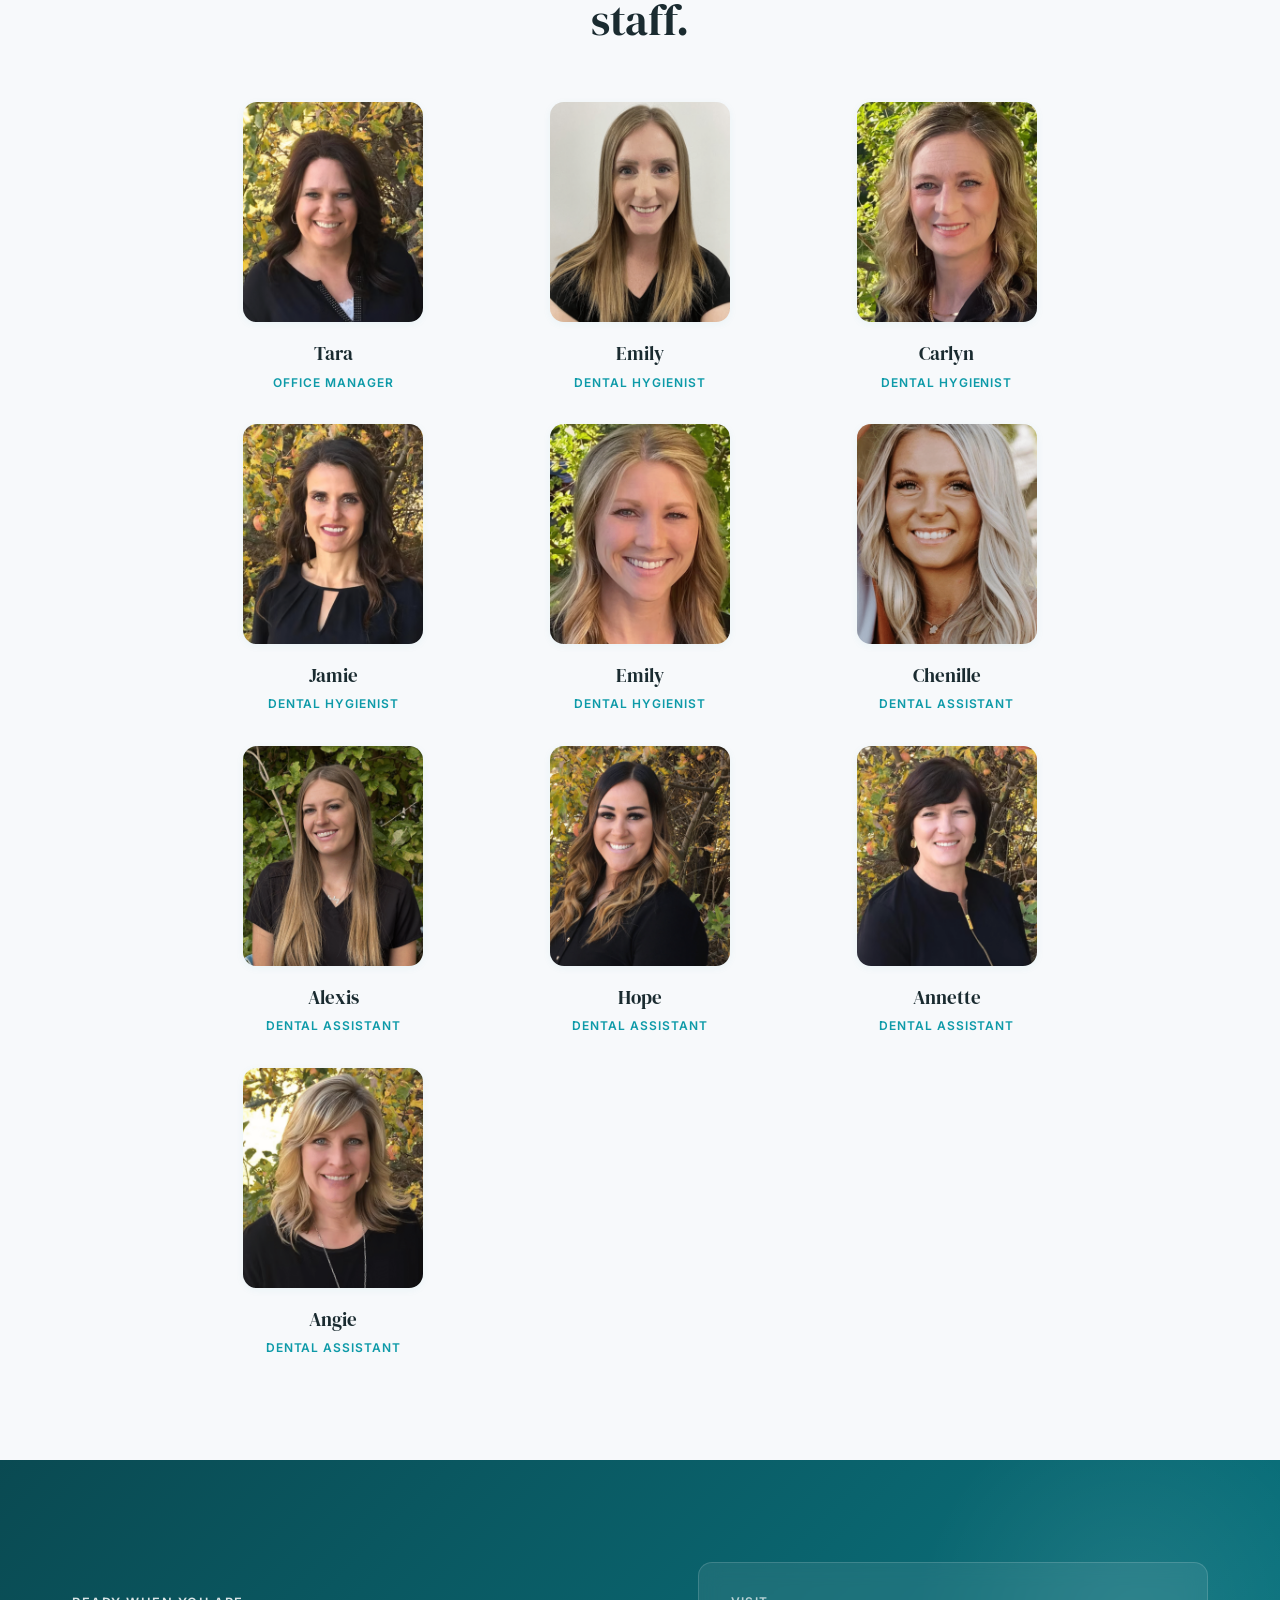
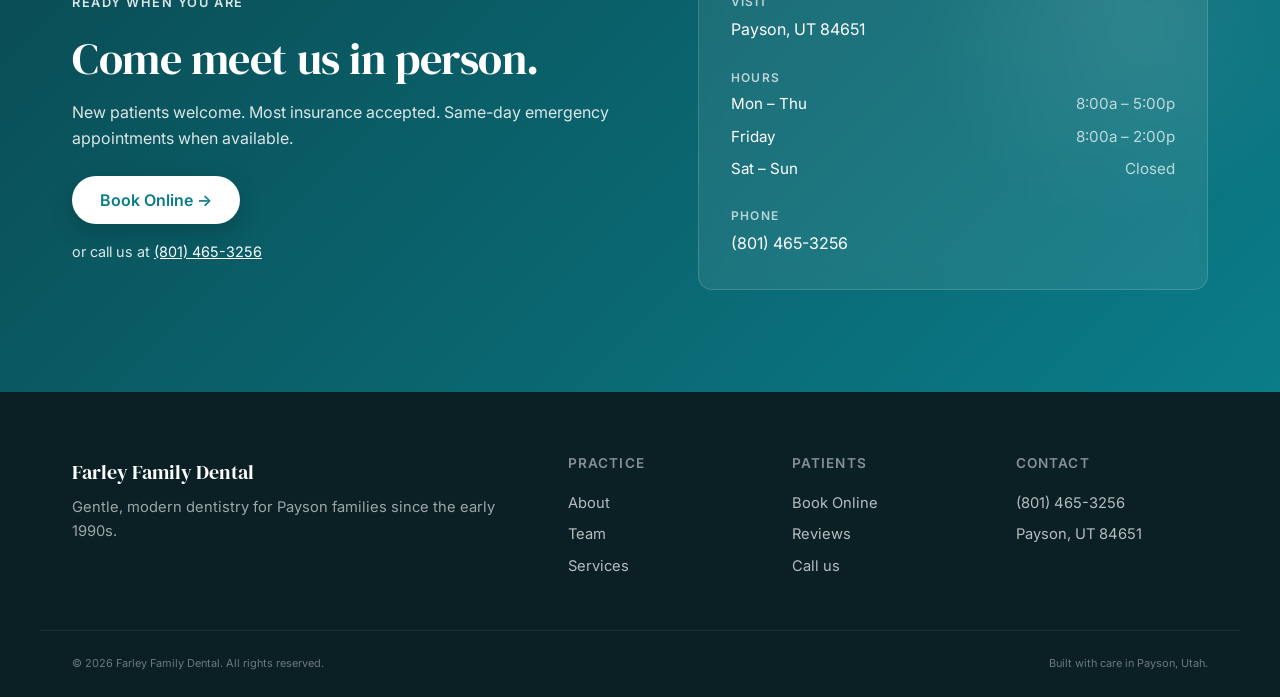
<file: team.html>
<!DOCTYPE html>
<html lang="en">
<head>
    <meta charset="UTF-8" />
    <meta name="viewport" content="width=device-width, initial-scale=1.0" />
    <meta name="description" content="Meet the Farley Family Dental team — dentists, hygienists, assistants, and office staff caring for Payson families." />
    <meta name="theme-color" content="#0d9aa8" />
    <title>Meet the Team | Farley Family Dental</title>
    <link rel="preconnect" href="https://fonts.googleapis.com" />
    <link rel="preconnect" href="https://fonts.gstatic.com" crossorigin />
    <link href="https://fonts.googleapis.com/css2?family=DM+Serif+Display&family=Inter:wght@400;500;600;700&display=swap" rel="stylesheet" />
    <link rel="stylesheet" href="styles.css" />
</head>
<body>

    <!-- ============ HEADER ============ -->
    <header class="site-header">
        <div class="container header-inner">
            <a href="index.html" class="logo" aria-label="Farley Family Dental home">
                <span class="logo-mark" aria-hidden="true">
                    <svg viewBox="0 0 24 24" fill="none" xmlns="http://www.w3.org/2000/svg">
                        <path d="M12 2C8.5 2 6 4 6 7c0 2 .5 3.5 1 5 .6 1.7 1 3 1 5.5 0 1.7.8 2.5 1.5 2.5.8 0 1.2-.7 1.5-2 .3-1.4.6-2 1-2s.7.6 1 2c.3 1.3.7 2 1.5 2 .7 0 1.5-.8 1.5-2.5 0-2.5.4-3.8 1-5.5.5-1.5 1-3 1-5 0-3-2.5-5-6-5z" fill="currentColor"/>
                    </svg>
                </span>
                <span class="logo-text">
                    <span class="logo-name">Farley Family Dental</span>
                    <span class="logo-tag">Payson, Utah</span>
                </span>
            </a>

            <nav class="nav" aria-label="Primary">
                <a href="index.html#about">About</a>
                <a href="team.html" class="is-active">Team</a>
                <a href="index.html#services">Services</a>
                <a href="index.html#why-us">Why Us</a>
                <a href="index.html#testimonials">Reviews</a>
                <a href="index.html#contact">Contact</a>
            </nav>

            <div class="header-cta">
                <a href="tel:+18014653256" class="phone-link" aria-label="Call (801) 465-3256">
                    <svg width="16" height="16" viewBox="0 0 24 24" fill="none" stroke="currentColor" stroke-width="2" stroke-linecap="round" stroke-linejoin="round" aria-hidden="true"><path d="M22 16.92v3a2 2 0 0 1-2.18 2 19.79 19.79 0 0 1-8.63-3.07 19.5 19.5 0 0 1-6-6 19.79 19.79 0 0 1-3.07-8.67A2 2 0 0 1 4.11 2h3a2 2 0 0 1 2 1.72 12.84 12.84 0 0 0 .7 2.81 2 2 0 0 1-.45 2.11L8.09 9.91a16 16 0 0 0 6 6l1.27-1.27a2 2 0 0 1 2.11-.45 12.84 12.84 0 0 0 2.81.7A2 2 0 0 1 22 16.92z"/></svg>
                    (801) 465-3256
                </a>
                <a href="book.html" class="btn btn-primary">Book Now</a>
            </div>

            <button class="menu-toggle" aria-label="Open menu" aria-expanded="false" aria-controls="mobile-nav">
                <span></span><span></span><span></span>
            </button>
        </div>

        <nav class="mobile-nav" id="mobile-nav" aria-label="Mobile">
            <a href="index.html#about">About</a>
            <a href="team.html">Team</a>
            <a href="index.html#services">Services</a>
            <a href="index.html#why-us">Why Us</a>
            <a href="index.html#testimonials">Reviews</a>
            <a href="index.html#contact">Contact</a>
            <a href="tel:+18014653256" class="mobile-phone">(801) 465-3256</a>
            <a href="book.html" class="btn btn-primary btn-block">Book Appointment</a>
        </nav>
    </header>

    <!-- ============ PAGE HEADER ============ -->
    <section class="page-hero">
        <div class="container">
            <span class="eyebrow">Meet the team</span>
            <h1>The friendly faces behind your visit.</h1>
            <p class="lead">Our dentists, hygienists, assistants, and office team are the heart of the practice — many of them have been with us for years.</p>
        </div>
    </section>

    <!-- ============ DENTISTS ============ -->
    <section class="section">
        <div class="container">
            <div class="section-head">
                <span class="eyebrow">The dentists</span>
                <h2>Dr. John &amp; Dr. Kevin Farley</h2>
            </div>

            <div class="dentist-grid dentist-grid-page">
                <article class="dentist-card">
                    <img src="assets/dr-john.avif" alt="Dr. John Farley" class="dentist-photo" width="500" height="500" loading="lazy" />
                    <h3>Dr. John Farley</h3>
                    <p class="dentist-role">Founding Dentist</p>
                    <p>Founded Farley Family Dental over 30 years ago with a simple promise: treat patients the way you'd want to be treated.</p>
                </article>
                <article class="dentist-card">
                    <img src="assets/dr-kevin.avif" alt="Dr. Kevin Farley" class="dentist-photo" width="500" height="500" loading="lazy" />
                    <h3>Dr. Kevin Farley</h3>
                    <p class="dentist-role">Dentist</p>
                    <p>Brings modern techniques and technology to the practice while keeping the same gentle, family-first approach Payson has always known.</p>
                </article>
            </div>
        </div>
    </section>

    <!-- ============ THE TEAM ============ -->
    <section class="section section-alt">
        <div class="container">
            <div class="section-head">
                <span class="eyebrow">The team</span>
                <h2>Hygienists, assistants &amp; office staff.</h2>
            </div>

            <div class="team-grid">
                <article class="team-card">
                    <img src="assets/tara.png" alt="Tara, Office Manager" class="team-photo" width="768" height="960" loading="lazy" />
                    <div class="team-name">Tara</div>
                    <div class="team-role">Office Manager</div>
                </article>
                <article class="team-card">
                    <img src="assets/emily.png" alt="Emily, Dental Hygienist" class="team-photo" width="768" height="960" loading="lazy" />
                    <div class="team-name">Emily</div>
                    <div class="team-role">Dental Hygienist</div>
                </article>
                <article class="team-card">
                    <img src="assets/carlyn.png" alt="Carlyn, Dental Hygienist" class="team-photo" width="768" height="960" loading="lazy" />
                    <div class="team-name">Carlyn</div>
                    <div class="team-role">Dental Hygienist</div>
                </article>
                <article class="team-card">
                    <img src="assets/jamie.png" alt="Jamie, Dental Hygienist" class="team-photo" width="768" height="960" loading="lazy" />
                    <div class="team-name">Jamie</div>
                    <div class="team-role">Dental Hygienist</div>
                </article>
                <article class="team-card">
                    <img src="assets/emily2.png" alt="Emily, Dental Hygienist" class="team-photo" width="768" height="960" loading="lazy" />
                    <div class="team-name">Emily</div>
                    <div class="team-role">Dental Hygienist</div>
                </article>
                <article class="team-card">
                    <img src="assets/chenille.png" alt="Chenille, Dental Assistant" class="team-photo" width="768" height="960" loading="lazy" />
                    <div class="team-name">Chenille</div>
                    <div class="team-role">Dental Assistant</div>
                </article>
                <article class="team-card">
                    <img src="assets/alexis.png" alt="Alexis, Dental Assistant" class="team-photo" width="768" height="960" loading="lazy" />
                    <div class="team-name">Alexis</div>
                    <div class="team-role">Dental Assistant</div>
                </article>
                <article class="team-card">
                    <img src="assets/hope.png" alt="Hope, Dental Assistant" class="team-photo" width="768" height="960" loading="lazy" />
                    <div class="team-name">Hope</div>
                    <div class="team-role">Dental Assistant</div>
                </article>
                <article class="team-card">
                    <img src="assets/annette.png" alt="Annette, Dental Assistant" class="team-photo" width="768" height="960" loading="lazy" />
                    <div class="team-name">Annette</div>
                    <div class="team-role">Dental Assistant</div>
                </article>
                <article class="team-card">
                    <img src="assets/angie.png" alt="Angie, Dental Assistant" class="team-photo" width="768" height="960" loading="lazy" />
                    <div class="team-name">Angie</div>
                    <div class="team-role">Dental Assistant</div>
                </article>
            </div>
        </div>
    </section>

    <!-- ============ CTA ============ -->
    <section class="section section-cta">
        <div class="container">
            <div class="cta-grid">
                <div class="cta-copy">
                    <span class="eyebrow eyebrow-light">Ready when you are</span>
                    <h2>Come meet us in person.</h2>
                    <p>New patients welcome. Most insurance accepted. Same-day emergency appointments when available.</p>
                    <a href="book.html" class="btn btn-primary btn-lg">Book Online →</a>
                    <p class="cta-or">or call us at <a href="tel:+18014653256">(801)&nbsp;465-3256</a></p>
                </div>

                <div class="cta-info">
                    <div class="info-block">
                        <h4>Visit</h4>
                        <p>Payson, UT 84651</p>
                    </div>
                    <div class="info-block">
                        <h4>Hours</h4>
                        <ul class="hours-list">
                            <li><span>Mon – Thu</span><span>8:00a – 5:00p</span></li>
                            <li><span>Friday</span><span>8:00a – 2:00p</span></li>
                            <li><span>Sat – Sun</span><span>Closed</span></li>
                        </ul>
                    </div>
                    <div class="info-block">
                        <h4>Phone</h4>
                        <p><a href="tel:+18014653256">(801)&nbsp;465-3256</a></p>
                    </div>
                </div>
            </div>
        </div>
    </section>

    <!-- ============ FOOTER ============ -->
    <footer class="site-footer">
        <div class="container footer-inner">
            <div class="footer-brand">
                <span class="logo-name">Farley Family Dental</span>
                <p>Gentle, modern dentistry for Payson families since the early 1990s.</p>
            </div>
            <div class="footer-cols">
                <div>
                    <h5>Practice</h5>
                    <a href="index.html#about">About</a>
                    <a href="team.html">Team</a>
                    <a href="index.html#services">Services</a>
                </div>
                <div>
                    <h5>Patients</h5>
                    <a href="book.html">Book Online</a>
                    <a href="index.html#testimonials">Reviews</a>
                    <a href="tel:+18014653256">Call us</a>
                </div>
                <div>
                    <h5>Contact</h5>
                    <a href="tel:+18014653256">(801) 465-3256</a>
                    <span>Payson, UT 84651</span>
                </div>
            </div>
        </div>
        <div class="container footer-bottom">
            <small>© <span id="year"></span> Farley Family Dental. All rights reserved.</small>
            <small>Built with care in Payson, Utah.</small>
        </div>
    </footer>

    <script src="script.js"></script>
</body>
</html>
</file>
<file: styles.css>
/* =================================================
   Farley Family Dental — Stylesheet
   ================================================= */

:root {
    --color-primary: #0d9aa8;
    --color-primary-dark: #0a7d89;
    --color-primary-light: #e6f7f8;
    --color-accent: #0a4a52;
    --color-bg: #ffffff;
    --color-bg-alt: #f7f9fb;
    --color-bg-dark: #0a2025;
    --color-text: #1a2b30;
    --color-text-soft: #4a5b62;
    --color-text-muted: #8095a0;
    --color-border: #e3eaee;
    --font-sans: "Inter", -apple-system, BlinkMacSystemFont, "Segoe UI", sans-serif;
    --font-display: "DM Serif Display", Georgia, serif;
    --max-w: 1200px;
    --pad-x: clamp(1.25rem, 4vw, 2rem);
    --radius-sm: 8px;
    --radius: 14px;
    --radius-lg: 22px;
    --shadow-sm: 0 2px 8px rgba(13, 154, 168, 0.06);
    --shadow: 0 8px 30px rgba(13, 64, 78, 0.08);
    --shadow-lg: 0 24px 60px rgba(13, 64, 78, 0.12);
}

*, *::before, *::after { box-sizing: border-box; }
* { margin: 0; padding: 0; }
html { scroll-behavior: smooth; -webkit-text-size-adjust: 100%; scroll-padding-top: 80px; }
body { font-family: var(--font-sans); color: var(--color-text); background: var(--color-bg); line-height: 1.6; font-size: 16px; -webkit-font-smoothing: antialiased; -moz-osx-font-smoothing: grayscale; }
img, svg { display: block; max-width: 100%; height: auto; }
a { color: var(--color-primary); text-decoration: none; transition: color .15s ease; }
a:hover { color: var(--color-primary-dark); }
ul { list-style: none; }
button { font-family: inherit; cursor: pointer; border: none; background: none; }

h1, h2, h3, h4, h5 { font-family: var(--font-display); font-weight: 400; line-height: 1.15; color: var(--color-text); letter-spacing: -0.01em; }
h1 { font-size: clamp(2.25rem, 5vw, 3.75rem); }
h2 { font-size: clamp(1.75rem, 3.6vw, 2.75rem); }
h3 { font-size: 1.35rem; }
h4 { font-size: 1.05rem; font-family: var(--font-sans); font-weight: 600; }
h5 { font-size: .85rem; font-family: var(--font-sans); font-weight: 600; text-transform: uppercase; letter-spacing: .08em; color: var(--color-text-muted); }
p { color: var(--color-text-soft); }

.container { max-width: var(--max-w); margin: 0 auto; padding: 0 var(--pad-x); width: 100%; }
.eyebrow { display: inline-block; font-size: .8rem; font-weight: 600; text-transform: uppercase; letter-spacing: .12em; color: var(--color-primary); margin-bottom: 1rem; }
.eyebrow-light { color: rgba(255, 255, 255, 0.85); }
.lead { font-size: 1.15rem; color: var(--color-text-soft); margin-top: 1rem; }

/* BUTTONS */
.btn { display: inline-flex; align-items: center; justify-content: center; gap: .5rem; padding: .75rem 1.4rem; border-radius: 999px; font-weight: 600; font-size: .95rem; line-height: 1; transition: transform .15s ease, box-shadow .15s ease, background .15s ease, color .15s ease, border-color .15s ease; white-space: nowrap; cursor: pointer; }
.btn:disabled { opacity: .5; cursor: not-allowed; }
.btn-primary { background: var(--color-primary); color: #fff; box-shadow: 0 6px 18px rgba(13, 154, 168, 0.28); }
.btn-primary:hover:not(:disabled) { background: var(--color-primary-dark); color: #fff; transform: translateY(-1px); box-shadow: 0 10px 24px rgba(13, 154, 168, 0.35); }
.btn-secondary { background: var(--color-primary-light); color: var(--color-primary-dark); }
.btn-secondary:hover { background: #d4eff1; color: var(--color-primary-dark); }
.btn-ghost { background: transparent; color: var(--color-text); border: 1.5px solid var(--color-border); }
.btn-ghost:hover { border-color: var(--color-primary); color: var(--color-primary); }
.btn-lg { padding: 1rem 1.75rem; font-size: 1rem; }
.btn-block { width: 100%; }

/* HEADER */
.site-header { position: sticky; top: 0; background: rgba(255, 255, 255, 0.85); backdrop-filter: saturate(180%) blur(12px); -webkit-backdrop-filter: saturate(180%) blur(12px); border-bottom: 1px solid rgba(227, 234, 238, 0.6); z-index: 100; }
.header-inner { display: flex; align-items: center; justify-content: space-between; padding-top: 1rem; padding-bottom: 1rem; gap: 1.5rem; }
.logo { display: flex; align-items: center; gap: .65rem; color: var(--color-text); }
.logo-mark { width: 38px; height: 38px; border-radius: 10px; background: linear-gradient(135deg, var(--color-primary) 0%, var(--color-accent) 100%); display: grid; place-items: center; color: #fff; flex-shrink: 0; }
.logo-mark svg { width: 22px; height: 22px; }
.logo-text { display: flex; flex-direction: column; line-height: 1.1; }
.logo-name { font-family: var(--font-display); font-size: 1.1rem; color: var(--color-text); }
.logo-tag { font-size: .7rem; color: var(--color-text-muted); letter-spacing: .04em; }
.nav { display: flex; gap: 2rem; }
.nav a { color: var(--color-text-soft); font-weight: 500; font-size: .95rem; position: relative; }
.nav a:hover { color: var(--color-primary); }
.nav a.is-active { color: var(--color-primary); font-weight: 600; }
.header-cta { display: flex; align-items: center; gap: 1rem; }
.phone-link { display: flex; align-items: center; gap: .4rem; color: var(--color-text-soft); font-weight: 500; font-size: .9rem; }
.phone-link:hover { color: var(--color-primary); }
.menu-toggle { display: none; width: 36px; height: 36px; flex-direction: column; justify-content: center; gap: 5px; align-items: center; }
.menu-toggle span { width: 22px; height: 2px; background: var(--color-text); border-radius: 2px; transition: transform .2s ease, opacity .2s ease; }
.menu-toggle[aria-expanded="true"] span:nth-child(1) { transform: translateY(7px) rotate(45deg); }
.menu-toggle[aria-expanded="true"] span:nth-child(2) { opacity: 0; }
.menu-toggle[aria-expanded="true"] span:nth-child(3) { transform: translateY(-7px) rotate(-45deg); }
.mobile-nav { display: none; flex-direction: column; gap: 1rem; padding: 1.5rem var(--pad-x) 2rem; background: #fff; border-top: 1px solid var(--color-border); }
.mobile-nav a { color: var(--color-text); font-weight: 500; padding: .25rem 0; }
.mobile-nav a:hover { color: var(--color-primary); }
.mobile-nav.is-open { display: flex; }
.mobile-phone { color: var(--color-text-soft) !important; font-weight: 500 !important; }

/* HERO */
.hero { position: relative; overflow: hidden; background: linear-gradient(180deg, #fafdfd 0%, #ffffff 100%); padding: clamp(3rem, 6vw, 5rem) 0 clamp(4rem, 8vw, 7rem); }
.hero::before { content: ""; position: absolute; top: -200px; right: -200px; width: 600px; height: 600px; background: radial-gradient(circle, rgba(13, 154, 168, 0.08) 0%, transparent 70%); border-radius: 50%; pointer-events: none; }
.hero-inner { display: grid; grid-template-columns: 1.1fr 1fr; gap: 4rem; align-items: center; }
.hero-copy h1 { margin-top: .25rem; }
.hero-cta { display: flex; flex-wrap: wrap; gap: .75rem; margin-top: 2rem; }
.hero-trust { display: flex; gap: 2.5rem; margin-top: 3rem; padding-top: 2rem; border-top: 1px solid var(--color-border); }
.hero-trust li { display: flex; flex-direction: column; }
.hero-trust strong { font-family: var(--font-display); font-size: 1.5rem; color: var(--color-text); line-height: 1; }
.hero-trust span { font-size: .85rem; color: var(--color-text-muted); margin-top: .25rem; }
.hero-visual { position: relative; min-height: 440px; }
.hero-blob { position: absolute; inset: 10% 10% 10% 10%; background: linear-gradient(135deg, var(--color-primary) 0%, var(--color-accent) 100%); border-radius: 40% 60% 70% 30% / 40% 50% 50% 60%; opacity: .92; z-index: 0; animation: blob 18s ease-in-out infinite alternate; }
@keyframes blob { 0% { border-radius: 40% 60% 70% 30% / 40% 50% 50% 60%; } 100% { border-radius: 60% 40% 30% 70% / 60% 30% 70% 40%; } }
.hero-card { position: absolute; background: #fff; border-radius: var(--radius); box-shadow: var(--shadow-lg); padding: 1.25rem 1.4rem; z-index: 2; }
.hero-card-main { top: 12%; left: 4%; width: 78%; }
.hc-row { display: flex; align-items: center; gap: .85rem; }
.hc-avatar { width: 44px; height: 44px; border-radius: 12px; background: linear-gradient(135deg, var(--color-primary), var(--color-accent)); color: #fff; display: grid; place-items: center; font-weight: 700; font-size: .85rem; letter-spacing: .04em; }
.hc-name { font-weight: 600; font-size: .95rem; color: var(--color-text); }
.hc-sub { font-size: .8rem; color: var(--color-text-muted); }
.hc-divider { height: 1px; background: var(--color-border); margin: 1rem 0; }
.hc-stats { display: grid; grid-template-columns: 1fr 1fr; gap: 1rem; }
.hc-stats span { display: block; font-size: .72rem; color: var(--color-text-muted); text-transform: uppercase; letter-spacing: .06em; }
.hc-stats strong { font-size: .9rem; color: var(--color-text); font-weight: 600; }
.hero-card-quote { bottom: 8%; right: 0; width: 70%; color: var(--color-primary); }
.hero-card-quote p { font-family: var(--font-display); color: var(--color-text); font-size: 1.05rem; line-height: 1.4; margin: .5rem 0 .75rem; }
.hero-card-quote span { font-size: .8rem; color: var(--color-text-muted); }

/* TRUST STRIP */
.trust-strip { background: var(--color-bg-alt); padding: 2.5rem 0; border-top: 1px solid var(--color-border); border-bottom: 1px solid var(--color-border); }
.trust-grid { display: grid; grid-template-columns: repeat(4, 1fr); gap: 2rem; text-align: center; }
.trust-grid > div { display: flex; flex-direction: column; gap: .25rem; }
.trust-grid strong { font-family: var(--font-display); font-size: 2rem; color: var(--color-primary); line-height: 1; }
.trust-grid span { font-size: .85rem; color: var(--color-text-muted); }

/* SECTIONS */
.section { padding: clamp(4rem, 8vw, 7rem) 0; }
.section-alt { background: var(--color-bg-alt); }
.section-head { text-align: center; max-width: 640px; margin: 0 auto 3.5rem; }
.section-head p { margin-top: 1rem; }
.page-hero { background: linear-gradient(180deg, #fafdfd 0%, #ffffff 100%); padding: clamp(3rem, 6vw, 5rem) 0 clamp(2.5rem, 5vw, 4rem); text-align: center; border-bottom: 1px solid var(--color-border); }
.page-hero h1 { margin: .5rem 0 1rem; }
.page-hero .lead { max-width: 620px; margin-left: auto; margin-right: auto; }

/* ABOUT */
.two-col { display: grid; grid-template-columns: 1fr 1.1fr; gap: 4rem; align-items: center; }
.col-copy h2 { margin-top: .25rem; }
.col-copy p { margin-top: 1rem; }
.col-copy .btn { margin-top: 1.75rem; }
.dentist-grid { display: grid; grid-template-columns: 1fr 1fr; gap: 1.5rem; }
.dentist-grid-page { max-width: 720px; margin: 0 auto; gap: 2rem; }
.dentist-card { background: #fff; border: 1px solid var(--color-border); border-radius: var(--radius); padding: 0; box-shadow: var(--shadow-sm); transition: transform .2s ease, box-shadow .2s ease; overflow: hidden; }
.dentist-card:hover { transform: translateY(-3px); box-shadow: var(--shadow); }
.dentist-photo { width: 100%; aspect-ratio: 4 / 5; object-fit: cover; background: var(--color-primary-light); display: block; }
.dentist-card h3, .dentist-card .dentist-role, .dentist-card p { padding-left: 1.5rem; padding-right: 1.5rem; }
.dentist-card h3 { padding-top: 1.5rem; margin-bottom: .15rem; }
.dentist-card p:last-child { padding-bottom: 1.75rem; }
.dentist-role { font-size: .8rem; color: var(--color-primary); font-weight: 600; text-transform: uppercase; letter-spacing: .08em; margin-bottom: .75rem; }

/* TEAM */
.team-grid { display: grid; grid-template-columns: repeat(3, 1fr); gap: 2rem 2.5rem; max-width: 880px; margin: 0 auto; }
.team-card { text-align: center; background: transparent; border: none; padding: 0; transition: transform .2s ease; }
.team-card:hover { transform: translateY(-3px); }
.team-photo { width: 180px; height: 220px; object-fit: cover; border-radius: var(--radius); margin: 0 auto 1rem; background: var(--color-primary-light); display: block; box-shadow: var(--shadow-sm); }
.team-name { font-family: var(--font-display); font-size: 1.2rem; color: var(--color-text); margin-bottom: .25rem; }
.team-role { font-size: .75rem; color: var(--color-primary); font-weight: 600; text-transform: uppercase; letter-spacing: .08em; }

/* SERVICES */
.service-grid { display: grid; grid-template-columns: repeat(4, 1fr); gap: 1.25rem; }
.service-card { background: #fff; border: 1px solid var(--color-border); border-radius: var(--radius); padding: 1.75rem 1.5rem; transition: transform .2s ease, box-shadow .2s ease, border-color .2s ease; }
.service-card:hover { transform: translateY(-4px); box-shadow: var(--shadow); border-color: rgba(13, 154, 168, 0.3); }
.service-icon { width: 48px; height: 48px; border-radius: 12px; background: var(--color-primary-light); color: var(--color-primary); display: grid; place-items: center; margin-bottom: 1.25rem; }
.service-icon svg { width: 24px; height: 24px; }
.service-card h3 { margin-bottom: .5rem; font-size: 1.15rem; }
.service-card p { font-size: .92rem; }

/* WHY US */
.value-grid { display: grid; grid-template-columns: repeat(4, 1fr); gap: 1.25rem; }
.value-card { padding: 2rem 1.75rem; border-left: 3px solid var(--color-primary); background: var(--color-bg-alt); border-radius: 0 var(--radius) var(--radius) 0; }
.value-num { font-family: var(--font-display); font-size: 1.4rem; color: var(--color-primary); margin-bottom: .75rem; }
.value-card h3 { margin-bottom: .5rem; font-size: 1.15rem; }
.value-card p { font-size: .92rem; }

/* TESTIMONIALS */
.testimonial-grid { display: grid; grid-template-columns: repeat(3, 1fr); gap: 1.5rem; }
.testimonial { background: #fff; border-radius: var(--radius); padding: 2rem 1.75rem; box-shadow: var(--shadow-sm); border: 1px solid var(--color-border); }
.stars { color: #f5b94c; font-size: 1rem; letter-spacing: .15em; margin-bottom: 1rem; }
.testimonial blockquote { font-family: var(--font-display); font-size: 1.1rem; color: var(--color-text); line-height: 1.45; margin-bottom: 1.25rem; }
.testimonial figcaption { font-size: .85rem; color: var(--color-text-muted); }

/* CTA */
.section-cta { background: linear-gradient(135deg, var(--color-accent) 0%, var(--color-primary-dark) 100%); color: #fff; position: relative; overflow: hidden; }
.section-cta::before { content: ""; position: absolute; inset: -100px -100px auto auto; width: 500px; height: 500px; background: radial-gradient(circle, rgba(255,255,255,0.08) 0%, transparent 60%); border-radius: 50%; pointer-events: none; }
.section-cta h2 { color: #fff; }
.section-cta p { color: rgba(255, 255, 255, 0.85); }
.section-cta .btn-primary { background: #fff; color: var(--color-primary-dark); box-shadow: 0 8px 24px rgba(0,0,0,0.18); }
.section-cta .btn-primary:hover { background: var(--color-primary-light); color: var(--color-primary-dark); }
.cta-grid { display: grid; grid-template-columns: 1.1fr 1fr; gap: 4rem; align-items: center; position: relative; z-index: 2; }
.cta-copy h2 { margin: .25rem 0 1rem; }
.cta-copy .btn { margin-top: 1.5rem; }
.cta-or { margin-top: 1rem; font-size: .9rem; }
.cta-or a { color: #fff; text-decoration: underline; }
.cta-or a:hover { color: var(--color-primary-light); }
.cta-info { background: rgba(255, 255, 255, 0.08); border: 1px solid rgba(255, 255, 255, 0.15); backdrop-filter: blur(10px); border-radius: var(--radius); padding: 2rem; display: grid; gap: 1.75rem; }
.info-block h4 { font-size: .75rem; text-transform: uppercase; letter-spacing: .12em; color: rgba(255, 255, 255, 0.7); margin-bottom: .5rem; font-family: var(--font-sans); font-weight: 600; }
.info-block p { color: #fff; font-size: 1rem; }
.info-block a { color: #fff; }
.info-block a:hover { color: var(--color-primary-light); }
.hours-list { display: flex; flex-direction: column; gap: .5rem; }
.hours-list li { display: flex; justify-content: space-between; color: #fff; font-size: .95rem; }
.hours-list li span:last-child { color: rgba(255, 255, 255, 0.7); }

/* FOOTER */
.site-footer { background: var(--color-bg-dark); color: rgba(255, 255, 255, 0.7); padding: 4rem 0 1.5rem; }
.footer-inner { display: grid; grid-template-columns: 1.4fr 2fr; gap: 3rem; padding-bottom: 3rem; border-bottom: 1px solid rgba(255, 255, 255, 0.08); }
.footer-brand .logo-name { color: #fff; font-size: 1.25rem; display: block; margin-bottom: .5rem; }
.footer-brand p { color: rgba(255, 255, 255, 0.6); font-size: .92rem; }
.footer-cols { display: grid; grid-template-columns: repeat(3, 1fr); gap: 2rem; }
.footer-cols h5 { color: rgba(255, 255, 255, 0.5); margin-bottom: 1rem; }
.footer-cols a, .footer-cols span { display: block; color: rgba(255, 255, 255, 0.7); font-size: .92rem; padding: .25rem 0; }
.footer-cols a:hover { color: #fff; }
.footer-bottom { display: flex; justify-content: space-between; flex-wrap: wrap; gap: 1rem; padding-top: 1.5rem; color: rgba(255, 255, 255, 0.4); font-size: .82rem; }

/* BOOKER */
.page-book { background: var(--color-bg-alt); }
.booker-page { padding: 2.5rem 0 4rem; }
.booker-container { max-width: 1100px; }

.booker-progress { margin-bottom: 1.75rem; }
.booker-progress ol { list-style: none; display: flex; gap: 0; padding: 0; overflow: hidden; }
.booker-progress li { flex: 1; display: flex; align-items: center; gap: .65rem; padding-right: 1rem; font-size: .85rem; color: var(--color-text-muted); position: relative; min-width: 0; }
.booker-progress li:not(:last-child)::after { content: ""; position: absolute; left: 32px; right: 12px; top: 50%; height: 2px; background: var(--color-border); z-index: 0; }
.booker-progress li span { width: 28px; height: 28px; border-radius: 50%; background: #fff; border: 2px solid var(--color-border); display: grid; place-items: center; font-weight: 600; font-size: .8rem; color: var(--color-text-muted); flex-shrink: 0; z-index: 1; transition: all .2s ease; }
.booker-progress li em { font-style: normal; font-weight: 500; white-space: nowrap; }
.booker-progress li.is-active span { background: var(--color-primary); border-color: var(--color-primary); color: #fff; box-shadow: 0 0 0 4px rgba(13, 154, 168, 0.15); }
.booker-progress li.is-active { color: var(--color-text); }
.booker-progress li.is-active em { font-weight: 600; }
.booker-progress li.is-done span { background: var(--color-primary); border-color: var(--color-primary); color: transparent; position: relative; }
.booker-progress li.is-done span::after { content: "\2713"; color: #fff; font-size: .85rem; position: absolute; inset: 0; display: grid; place-items: center; }

.booker-grid { display: grid; grid-template-columns: 1fr 320px; gap: 1.5rem; align-items: flex-start; }
.booker-card { background: #fff; border: 1px solid var(--color-border); border-radius: var(--radius-lg); padding: 2.5rem 2.5rem 1.75rem; box-shadow: var(--shadow); min-height: 500px; display: flex; flex-direction: column; }
.booker-step { display: none; flex: 1; }
.booker-step.is-active { display: block; animation: fadeUp .25s ease; }
@keyframes fadeUp { from { opacity: 0; transform: translateY(6px); } to { opacity: 1; transform: none; } }
.booker-step-head { margin-bottom: 1.75rem; }
.booker-step-head h1 { font-size: clamp(1.5rem, 3vw, 2rem); margin: .35rem 0 .5rem; }
.booker-step-head p { font-size: .95rem; color: var(--color-text-soft); }

.service-options { display: grid; gap: .75rem; }
.service-option { text-align: left; background: #fff; border: 1.5px solid var(--color-border); border-radius: var(--radius); padding: 1.25rem; display: grid; grid-template-columns: auto 1fr auto; gap: 1.1rem; align-items: center; cursor: pointer; position: relative; transition: border-color .15s ease, background .15s ease, transform .15s ease; font-family: inherit; width: 100%; }
.service-option:hover { border-color: var(--color-primary); background: var(--color-primary-light); }
.service-option.is-selected { border-color: var(--color-primary); background: var(--color-primary-light); box-shadow: 0 0 0 3px rgba(13, 154, 168, 0.15); }
.service-option-icon { width: 44px; height: 44px; border-radius: 12px; background: var(--color-primary-light); color: var(--color-primary); display: grid; place-items: center; flex-shrink: 0; }
.service-option-icon svg { width: 24px; height: 24px; }
.service-option.is-selected .service-option-icon { background: var(--color-primary); color: #fff; }
.service-option-body h3 { font-family: var(--font-sans); font-weight: 600; font-size: 1rem; margin: 0 0 .15rem; }
.service-option-body p { font-size: .85rem; color: var(--color-text-soft); margin: 0 0 .35rem; }
.service-option-meta { font-size: .75rem; color: var(--color-primary); font-weight: 600; text-transform: uppercase; letter-spacing: .05em; }
.service-option-check { width: 28px; height: 28px; border-radius: 50%; background: #fff; border: 1.5px solid var(--color-border); color: transparent; display: grid; place-items: center; flex-shrink: 0; transition: all .15s ease; }
.service-option-check svg { width: 16px; height: 16px; }
.service-option.is-selected .service-option-check { background: var(--color-primary); border-color: var(--color-primary); color: #fff; }
.service-badge { position: absolute; top: -8px; right: 14px; background: var(--color-accent); color: #fff; font-size: .65rem; font-weight: 700; text-transform: uppercase; letter-spacing: .08em; padding: .25rem .55rem; border-radius: 999px; }

.calendar { user-select: none; }
.calendar-head { display: flex; align-items: center; justify-content: space-between; margin-bottom: 1rem; }
.calendar-title { font-family: var(--font-display); font-size: 1.35rem; color: var(--color-text); margin: 0; }
.calendar-nav { width: 36px; height: 36px; border-radius: 50%; border: 1px solid var(--color-border); background: #fff; color: var(--color-text); display: grid; place-items: center; transition: all .15s ease; }
.calendar-nav:hover { border-color: var(--color-primary); color: var(--color-primary); }
.calendar-dow { display: grid; grid-template-columns: repeat(7, 1fr); gap: 4px; margin-bottom: 6px; }
.calendar-dow span { text-align: center; font-size: .72rem; font-weight: 600; color: var(--color-text-muted); text-transform: uppercase; letter-spacing: .05em; padding: .5rem 0; }
.calendar-grid { display: grid; grid-template-columns: repeat(7, 1fr); gap: 4px; }
.calendar-cell { aspect-ratio: 1 / 1; border-radius: var(--radius-sm); background: transparent; border: 1.5px solid transparent; color: var(--color-text); font-size: .9rem; font-weight: 500; cursor: pointer; transition: all .15s ease; display: grid; place-items: center; }
.calendar-cell.is-empty { cursor: default; pointer-events: none; }
.calendar-cell:not(.is-disabled):not(.is-empty):hover { border-color: var(--color-primary); background: var(--color-primary-light); }
.calendar-cell.is-disabled { color: var(--color-text-muted); opacity: .35; cursor: not-allowed; }
.calendar-cell.is-today { font-weight: 700; color: var(--color-primary); }
.calendar-cell.is-selected { background: var(--color-primary); border-color: var(--color-primary); color: #fff !important; box-shadow: 0 4px 12px rgba(13, 154, 168, 0.3); }

.time-blocks { display: flex; flex-direction: column; gap: 1.5rem; }
.time-block h4 { font-size: .8rem; font-weight: 600; color: var(--color-text-muted); text-transform: uppercase; letter-spacing: .08em; margin-bottom: .75rem; font-family: var(--font-sans); }
.time-grid { display: grid; grid-template-columns: repeat(auto-fill, minmax(120px, 1fr)); gap: .5rem; }
.time-slot { padding: .65rem .75rem; border-radius: var(--radius-sm); border: 1.5px solid var(--color-border); background: #fff; color: var(--color-text); font-size: .9rem; font-weight: 500; cursor: pointer; transition: all .15s ease; text-align: center; }
.time-slot:hover:not(:disabled) { border-color: var(--color-primary); color: var(--color-primary); background: var(--color-primary-light); }
.time-slot.is-selected { background: var(--color-primary); border-color: var(--color-primary); color: #fff !important; box-shadow: 0 4px 12px rgba(13, 154, 168, 0.3); }
.time-slot.is-unavailable { background: var(--color-bg-alt); color: var(--color-text-muted); text-decoration: line-through; cursor: not-allowed; opacity: .6; }
.time-empty { color: var(--color-text-muted); font-size: .95rem; }
.time-empty a { color: var(--color-primary); font-weight: 500; }

.booker-form { display: flex; flex-direction: column; gap: 1rem; max-width: 540px; }
.field-row { display: grid; grid-template-columns: 1fr 1fr; gap: 1rem; }
.field { display: flex; flex-direction: column; gap: .35rem; }
.field > span { font-size: .85rem; font-weight: 500; color: var(--color-text); }
.field > span em { font-style: normal; color: var(--color-text-muted); font-weight: 400; }
.field input, .field textarea { padding: .75rem .9rem; border: 1.5px solid var(--color-border); border-radius: var(--radius-sm); font-family: inherit; font-size: .95rem; color: var(--color-text); background: #fff; transition: border-color .15s ease, box-shadow .15s ease; width: 100%; }
.field input:focus, .field textarea:focus { outline: none; border-color: var(--color-primary); box-shadow: 0 0 0 3px rgba(13, 154, 168, 0.15); }
.field textarea { resize: vertical; min-height: 80px; }
.radio-row { display: flex; gap: .5rem; flex-wrap: wrap; }
.radio-pill { cursor: pointer; }
.radio-pill input { position: absolute; opacity: 0; pointer-events: none; }
.radio-pill span { display: inline-flex; padding: .55rem 1rem; border-radius: 999px; border: 1.5px solid var(--color-border); font-size: .9rem; font-weight: 500; transition: all .15s ease; }
.radio-pill:hover span { border-color: var(--color-primary); color: var(--color-primary); }
.radio-pill input:checked + span { background: var(--color-primary); border-color: var(--color-primary); color: #fff; }

.confirm-list { display: flex; flex-direction: column; gap: .85rem; background: var(--color-bg-alt); border-radius: var(--radius); padding: 1.5rem; margin: 0; }
.confirm-list > div { display: grid; grid-template-columns: 130px 1fr; gap: 1rem; align-items: baseline; }
.confirm-list dt { font-size: .8rem; color: var(--color-text-muted); text-transform: uppercase; letter-spacing: .05em; font-weight: 600; }
.confirm-list dd { font-size: .95rem; color: var(--color-text); margin: 0; }
.confirm-list dd small { color: var(--color-text-muted); }

.booker-done { text-align: center; padding: 1rem 0; }
.booker-done.is-active { display: flex; flex-direction: column; align-items: center; }
.done-check { width: 88px; height: 88px; margin: 0 auto 1.5rem; }
.done-check svg { width: 100%; height: 100%; }
.done-check circle { stroke: var(--color-primary); stroke-width: 2; fill: none; stroke-dasharray: 166; stroke-dashoffset: 166; animation: drawCircle .6s ease forwards; }
.done-check path { stroke: var(--color-primary); stroke-width: 3; stroke-linecap: round; stroke-linejoin: round; fill: none; stroke-dasharray: 50; stroke-dashoffset: 50; animation: drawCheck .35s .55s ease forwards; }
@keyframes drawCircle { to { stroke-dashoffset: 0; } }
@keyframes drawCheck { to { stroke-dashoffset: 0; } }
.booker-done h1 { font-size: 2rem; margin-bottom: .5rem; }
.booker-done > p { font-size: 1rem; color: var(--color-text-soft); margin-bottom: .25rem; max-width: 480px; }
.done-meta { font-size: .85rem; color: var(--color-text-muted) !important; margin-bottom: 1.75rem !important; }
.done-actions { display: flex; gap: .75rem; flex-wrap: wrap; justify-content: center; }

.booker-controls { display: flex; justify-content: space-between; align-items: center; gap: 1rem; margin-top: 2rem; padding-top: 1.5rem; border-top: 1px solid var(--color-border); }
.booker-controls [data-back] { margin-right: auto; }
.booker-controls [data-next] { margin-left: auto; }

.booker-summary { background: #fff; border: 1px solid var(--color-border); border-radius: var(--radius-lg); padding: 1.5rem; position: sticky; top: 88px; box-shadow: var(--shadow-sm); }
.booker-summary h3 { font-family: var(--font-sans); font-weight: 600; font-size: .85rem; text-transform: uppercase; letter-spacing: .08em; color: var(--color-text-muted); margin-bottom: 1.25rem; }
.booker-summary ul { display: flex; flex-direction: column; gap: 1rem; margin-bottom: 1.5rem; }
.booker-summary li { display: flex; flex-direction: column; gap: .15rem; }
.booker-summary li span { font-size: .72rem; color: var(--color-text-muted); text-transform: uppercase; letter-spacing: .06em; font-weight: 600; }
.booker-summary li strong { font-family: var(--font-sans); font-weight: 600; font-size: .95rem; color: var(--color-text); }
.summary-help { background: var(--color-bg-alt); border-radius: var(--radius); padding: 1rem; }
.summary-help strong { display: block; font-size: .85rem; margin-bottom: .25rem; }
.summary-help p { font-size: .85rem; color: var(--color-text-soft); margin: 0; }

/* RESPONSIVE */
@media (max-width: 960px) {
    .nav, .header-cta { display: none; }
    .menu-toggle { display: flex; }
    .hero-inner { grid-template-columns: 1fr; gap: 3rem; }
    .hero-visual { min-height: 380px; max-width: 500px; margin: 0 auto; width: 100%; }
    .hero-trust { gap: 1.75rem; }
    .two-col { grid-template-columns: 1fr; gap: 3rem; }
    .cta-grid { grid-template-columns: 1fr; gap: 2.5rem; }
    .service-grid { grid-template-columns: repeat(2, 1fr); }
    .value-grid { grid-template-columns: repeat(2, 1fr); }
    .testimonial-grid { grid-template-columns: 1fr; }
    .trust-grid { grid-template-columns: repeat(2, 1fr); gap: 1.5rem; }
    .footer-inner { grid-template-columns: 1fr; gap: 2.5rem; }
    .booker-grid { grid-template-columns: 1fr; }
    .booker-summary { position: static; order: -1; }
    .booker-summary ul { display: grid; grid-template-columns: 1fr 1fr; gap: 1rem; }
    .booker-card { padding: 1.75rem 1.25rem 1.25rem; }
    .booker-progress li em { display: none; }
    .booker-progress li { padding-right: 0; }
    .booker-progress li:not(:last-child)::after { left: 28px; right: 0; }
}
@media (max-width: 560px) {
    h1 { font-size: 2.1rem; }
    h2 { font-size: 1.7rem; }
    .hero-cta { flex-direction: column; align-items: stretch; }
    .hero-cta .btn { width: 100%; }
    .hero-trust { flex-direction: column; gap: 1.25rem; }
    .service-grid { grid-template-columns: 1fr; }
    .value-grid { grid-template-columns: 1fr; }
    .dentist-grid { grid-template-columns: 1fr; }
    .team-grid { grid-template-columns: repeat(2, 1fr); gap: 1.5rem; }
    .team-photo { width: 140px; height: 175px; }
    .footer-cols { grid-template-columns: 1fr 1fr; }
    .footer-bottom { flex-direction: column; align-items: flex-start; }
    .field-row { grid-template-columns: 1fr; }
    .booker-summary ul { grid-template-columns: 1fr; }
    .confirm-list > div { grid-template-columns: 1fr; gap: .25rem; }
    .booker-card { padding: 1.25rem 1rem; }
    .service-option { grid-template-columns: auto 1fr; }
    .service-option-check { display: none; }
}
@media (prefers-reduced-motion: reduce) {
    *, *::before, *::after { animation-duration: .01ms !important; transition-duration: .01ms !important; }
    html { scroll-behavior: auto; }
}

[hidden] { display: none !important; }


/* =================================================
   MOBILE FIXES (overlapping elements & spacing)
   ================================================= */
@media (max-width: 960px) {
    /* Hero visual — stack the floating cards instead of overlapping */
    .hero-visual { min-height: auto; padding: 1rem 0 2rem; }
    .hero-card { position: relative; width: 100%; max-width: 360px; margin: 0 auto; }
    .hero-card-main { top: auto; left: auto; }
    .hero-card-quote { bottom: auto; right: auto; margin-top: 1rem; }
    .hero-blob {
        position: absolute;
        inset: 0;
        width: 80%;
        height: 60%;
        margin: auto;
        opacity: .5;
        z-index: 0;
    }
    .hero-card-main, .hero-card-quote { z-index: 2; }

    /* Tighten section padding so content doesn't feel airy */
    .section { padding: clamp(2.75rem, 8vw, 4.5rem) 0; }
    .section-head { margin-bottom: 2rem; }

    /* Hero spacing */
    .hero { padding: 2rem 0 1rem; }
    .hero-trust { margin-top: 2rem; padding-top: 1.5rem; }

    /* Trust strip — keep readable */
    .trust-strip { padding: 1.75rem 0; }
    .trust-grid strong { font-size: 1.65rem; }

    /* Booker — hide summary panel on mobile to avoid header overlap */
    .booker-summary { display: none !important; }
    .booker-page { padding: 1.5rem 0 3rem; }
    .booker-card { padding: 1.5rem 1.25rem 1.25rem; min-height: auto; }
    .booker-progress { margin-bottom: 1.25rem; }

    /* CTA grid spacing */
    .cta-info { padding: 1.5rem; gap: 1.25rem; }

    /* Footer */
    .site-footer { padding: 3rem 0 1.25rem; }
    .footer-inner { padding-bottom: 2rem; }

    /* Page hero (subpages) tighter */
    .page-hero { padding: 2rem 0 1.5rem; }

    /* About section spacing */
    .two-col { gap: 2rem; }
}

@media (max-width: 560px) {
    /* Calendar cells slightly smaller font on tiny screens */
    .calendar-cell { font-size: .85rem; }
    .calendar-title { font-size: 1.15rem; }
    .calendar-dow span { font-size: .65rem; padding: .35rem 0; }

    /* Time grid tighter */
    .time-grid { grid-template-columns: repeat(2, 1fr); gap: .4rem; }
    .time-slot { padding: .55rem .5rem; font-size: .85rem; }

    /* Booker card more compact */
    .booker-card { padding: 1.25rem 1rem 1rem; }
    .booker-step-head { margin-bottom: 1.25rem; }
    .booker-step-head h1 { font-size: 1.35rem; }
    .booker-step-head p { font-size: .9rem; }

    /* Service options tighter */
    .service-option { padding: 1rem; gap: .85rem; }
    .service-option-icon { width: 38px; height: 38px; }
    .service-option-icon svg { width: 20px; height: 20px; }
    .service-option-body h3 { font-size: .95rem; }
    .service-option-body p { font-size: .8rem; }

    /* Booker controls — smaller buttons */
    .booker-controls { margin-top: 1.5rem; padding-top: 1rem; }
    .booker-controls .btn { padding: .65rem 1rem; font-size: .9rem; }

    /* Container padding */
    .container { padding-left: 1rem; padding-right: 1rem; }

    /* Hero card content slightly smaller */
    .hero-card { padding: 1rem 1.1rem; }

    /* Hide hero quote card on phones to avoid clutter */
    .hero-card-quote { display: none; }

    /* Confirm list field sizing */
    .confirm-list dt { font-size: .7rem; }
    .confirm-list dd { font-size: .9rem; }

    /* Done state */
    .booker-done h1 { font-size: 1.6rem; }
    .done-actions { flex-direction: column; width: 100%; }
    .done-actions .btn { width: 100%; }

    /* Page-hero compact */
    .page-hero { padding: 1.5rem 0 1.25rem; }
    .page-hero h1 { font-size: 1.75rem; }
    .page-hero .lead { font-size: 1rem; }
}

/* Push booker content below sticky header on mobile */
@media (max-width: 960px) {
    .booker-page { padding-top: 1.25rem; }
    /* Make header non-sticky on booker page on mobile so progress isn't covered */
    .page-book .site-header { position: static; }
}

/* Hero visual — hide entirely on phones; the desktop blob/cards
   don't add value at narrow widths and were causing layout issues */
@media (max-width: 960px) {
    .hero-visual { display: none; }
    .hero-inner { gap: 0; }
    /* Tidy up hero so it feels grounded without the visual */
    .hero { padding: 1.5rem 0 2.5rem; }
    .hero-trust { margin-top: 2rem; padding-top: 1.5rem; border-top: 1px solid var(--color-border); }
}

/* Final hero cleanup on mobile — kill the awkward trust stack
   (the trust-strip below already shows the same stats more nicely)
   and make sure hero visual is definitely hidden */
@media (max-width: 960px) {
    .hero-visual { display: none !important; }
    .hero-trust { display: none !important; }
    .hero { padding: 1.5rem 0 2rem; }
}

/* =================================================
   INSURANCE & FINANCING
   ================================================= */
.insurance-grid {
    display: grid;
    grid-template-columns: 1fr 1fr;
    gap: 2.5rem;
    max-width: 980px;
    margin: 0 auto;
}
.insurance-block {
    background: #fff;
    border: 1px solid var(--color-border);
    border-radius: var(--radius);
    padding: 2rem 1.75rem;
    box-shadow: var(--shadow-sm);
}
.insurance-block h3 {
    font-family: var(--font-sans);
    font-weight: 600;
    font-size: 1rem;
    text-transform: uppercase;
    letter-spacing: .08em;
    color: var(--color-primary);
    margin-bottom: 1.25rem;
}
.insurance-list {
    display: grid;
    grid-template-columns: 1fr 1fr;
    gap: .75rem 1.25rem;
    margin-bottom: 1.25rem;
}
.insurance-list li {
    font-size: .95rem;
    color: var(--color-text);
    padding-left: 1.25rem;
    position: relative;
}
.insurance-list li::before {
    content: "✓";
    position: absolute;
    left: 0;
    color: var(--color-primary);
    font-weight: 700;
    font-size: .9rem;
}
.insurance-note {
    font-size: .88rem;
    color: var(--color-text-muted);
    padding-top: 1rem;
    border-top: 1px solid var(--color-border);
}
.payment-options {
    display: flex;
    flex-direction: column;
    gap: 1.1rem;
}
.payment-options li {
    display: flex;
    flex-direction: column;
    gap: .15rem;
}
.payment-options strong {
    font-weight: 600;
    color: var(--color-text);
    font-size: .98rem;
}
.payment-options span {
    font-size: .88rem;
    color: var(--color-text-soft);
}

/* =================================================
   MID-PAGE CTA BAND
   ================================================= */
.mid-cta {
    background: linear-gradient(135deg, var(--color-primary) 0%, var(--color-accent) 100%);
    color: #fff;
    padding: 2.5rem 0;
    position: relative;
    overflow: hidden;
}
.mid-cta::before {
    content: "";
    position: absolute;
    inset: -150px auto auto -150px;
    width: 400px; height: 400px;
    background: radial-gradient(circle, rgba(255,255,255,0.08) 0%, transparent 60%);
    border-radius: 50%;
    pointer-events: none;
}
.mid-cta-inner {
    display: flex;
    align-items: center;
    justify-content: space-between;
    gap: 2rem;
    flex-wrap: wrap;
    position: relative;
    z-index: 1;
}
.mid-cta h3 {
    font-family: var(--font-display);
    font-size: clamp(1.4rem, 3vw, 1.85rem);
    color: #fff;
    margin: 0 0 .25rem;
}
.mid-cta p {
    color: rgba(255, 255, 255, 0.85);
    margin: 0;
}
.mid-cta-actions {
    display: flex;
    gap: .75rem;
    flex-wrap: wrap;
}
.mid-cta .btn-primary {
    background: #fff;
    color: var(--color-primary-dark);
    box-shadow: 0 8px 24px rgba(0,0,0,0.18);
}
.mid-cta .btn-primary:hover:not(:disabled) {
    background: var(--color-primary-light);
    color: var(--color-primary-dark);
}
.btn-on-dark {
    border-color: rgba(255, 255, 255, 0.4) !important;
    color: #fff !important;
}
.btn-on-dark:hover {
    border-color: #fff !important;
    color: #fff !important;
    background: rgba(255, 255, 255, 0.1) !important;
}

/* =================================================
   FAQ
   ================================================= */
.faq-container { max-width: 760px; }
.faq-list { display: flex; flex-direction: column; gap: .65rem; }
.faq-item {
    background: #fff;
    border: 1px solid var(--color-border);
    border-radius: var(--radius);
    overflow: hidden;
    transition: border-color .2s ease, box-shadow .2s ease;
}
.faq-item[open] {
    border-color: var(--color-primary);
    box-shadow: var(--shadow-sm);
}
.faq-item summary {
    list-style: none;
    cursor: pointer;
    padding: 1.15rem 1.4rem;
    font-weight: 600;
    font-size: 1rem;
    color: var(--color-text);
    display: flex;
    justify-content: space-between;
    align-items: center;
    gap: 1rem;
    transition: color .15s ease;
}
.faq-item summary::-webkit-details-marker { display: none; }
.faq-item summary::after {
    content: "+";
    font-size: 1.4rem;
    font-weight: 300;
    color: var(--color-primary);
    transition: transform .2s ease;
    flex-shrink: 0;
    line-height: 1;
}
.faq-item[open] summary::after {
    content: "−";
}
.faq-item summary:hover { color: var(--color-primary); }
.faq-item p {
    padding: 0 1.4rem 1.25rem;
    color: var(--color-text-soft);
    font-size: .95rem;
    line-height: 1.6;
}

/* =================================================
   FIRST VISIT — STEPS
   ================================================= */
.steps-grid {
    display: grid;
    grid-template-columns: repeat(4, 1fr);
    gap: 1.25rem;
    list-style: none;
    counter-reset: none;
    padding: 0;
}
.step-card {
    background: #fff;
    border: 1px solid var(--color-border);
    border-radius: var(--radius);
    padding: 1.75rem 1.5rem;
    position: relative;
    transition: transform .2s ease, box-shadow .2s ease, border-color .2s ease;
}
.step-card:hover {
    transform: translateY(-3px);
    box-shadow: var(--shadow);
    border-color: rgba(13, 154, 168, 0.3);
}
.step-num {
    display: grid;
    place-items: center;
    width: 38px; height: 38px;
    border-radius: 50%;
    background: var(--color-primary-light);
    color: var(--color-primary);
    font-family: var(--font-display);
    font-size: 1.1rem;
    margin-bottom: 1rem;
}
.step-card h3 {
    margin-bottom: .5rem;
    font-size: 1.05rem;
}
.step-card p { font-size: .92rem; }

/* =================================================
   MAP
   ================================================= */
.map-section {
    background: var(--color-bg-alt);
    line-height: 0;
}
.map-section iframe {
    display: block;
    filter: grayscale(0.15) contrast(0.95);
    transition: filter .3s ease;
}
.map-section iframe:hover { filter: none; }

/* Get directions link in cta-info */
.info-link {
    display: inline-block;
    margin-top: .5rem;
    font-size: .85rem;
    color: rgba(255, 255, 255, 0.85);
    text-decoration: underline;
    font-weight: 500;
}
.info-link:hover { color: #fff; }

/* Section-head paragraph link styling (Google review CTA) */
.section-head p a { font-weight: 500; }

/* =================================================
   RESPONSIVE OVERRIDES FOR NEW SECTIONS
   ================================================= */
@media (max-width: 960px) {
    .insurance-grid { grid-template-columns: 1fr; gap: 1.25rem; max-width: 540px; }
    .insurance-block { padding: 1.5rem 1.25rem; }
    .insurance-list { grid-template-columns: 1fr 1fr; }
    .steps-grid { grid-template-columns: repeat(2, 1fr); }
    .mid-cta { padding: 2rem 0; }
    .mid-cta-inner { flex-direction: column; align-items: flex-start; text-align: left; gap: 1.25rem; }
    .mid-cta-actions { width: 100%; }
    .mid-cta-actions .btn { flex: 1; min-width: 140px; }
}
@media (max-width: 560px) {
    .insurance-list { grid-template-columns: 1fr; }
    .steps-grid { grid-template-columns: 1fr; }
    .faq-item summary { padding: 1rem 1.1rem; font-size: .95rem; }
    .faq-item p { padding: 0 1.1rem 1rem; }
    .mid-cta-actions { flex-direction: column; }
    .mid-cta-actions .btn { width: 100%; }
    .map-section iframe { height: 280px; }
}
</file>
